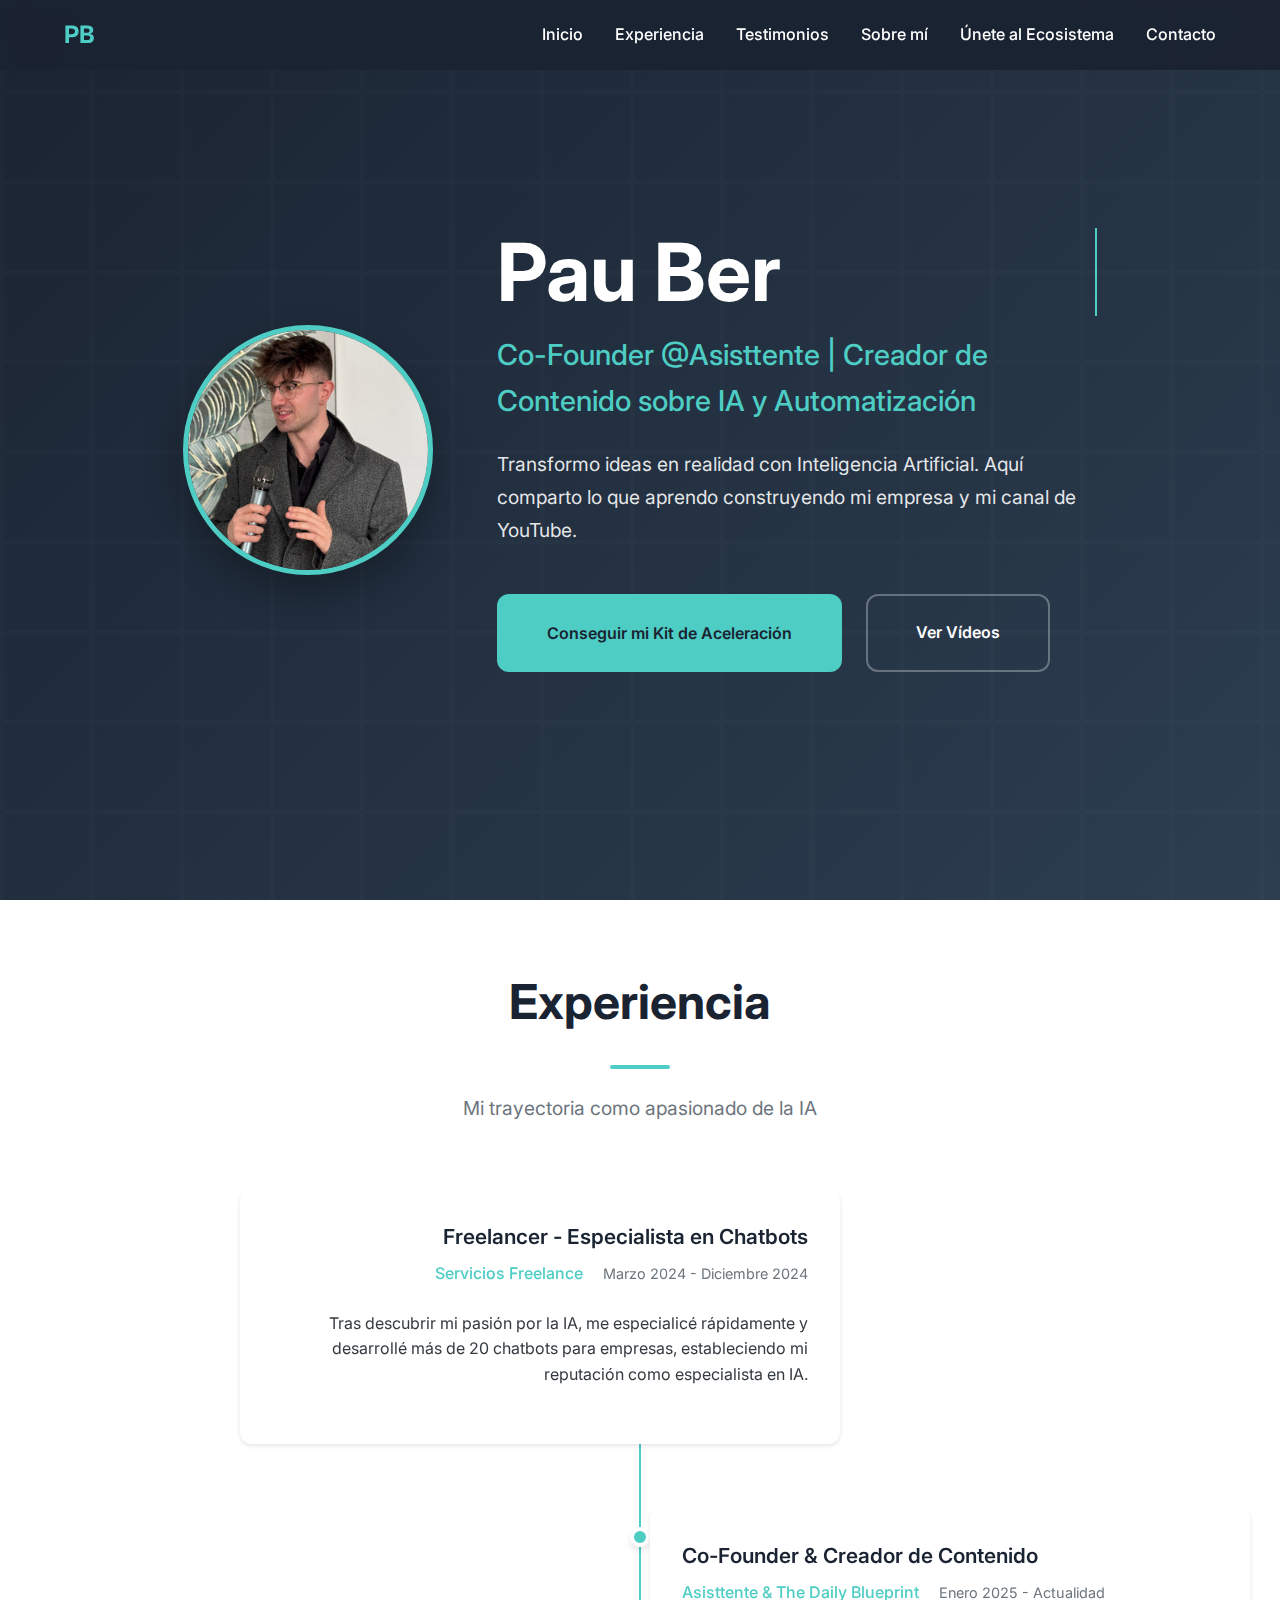
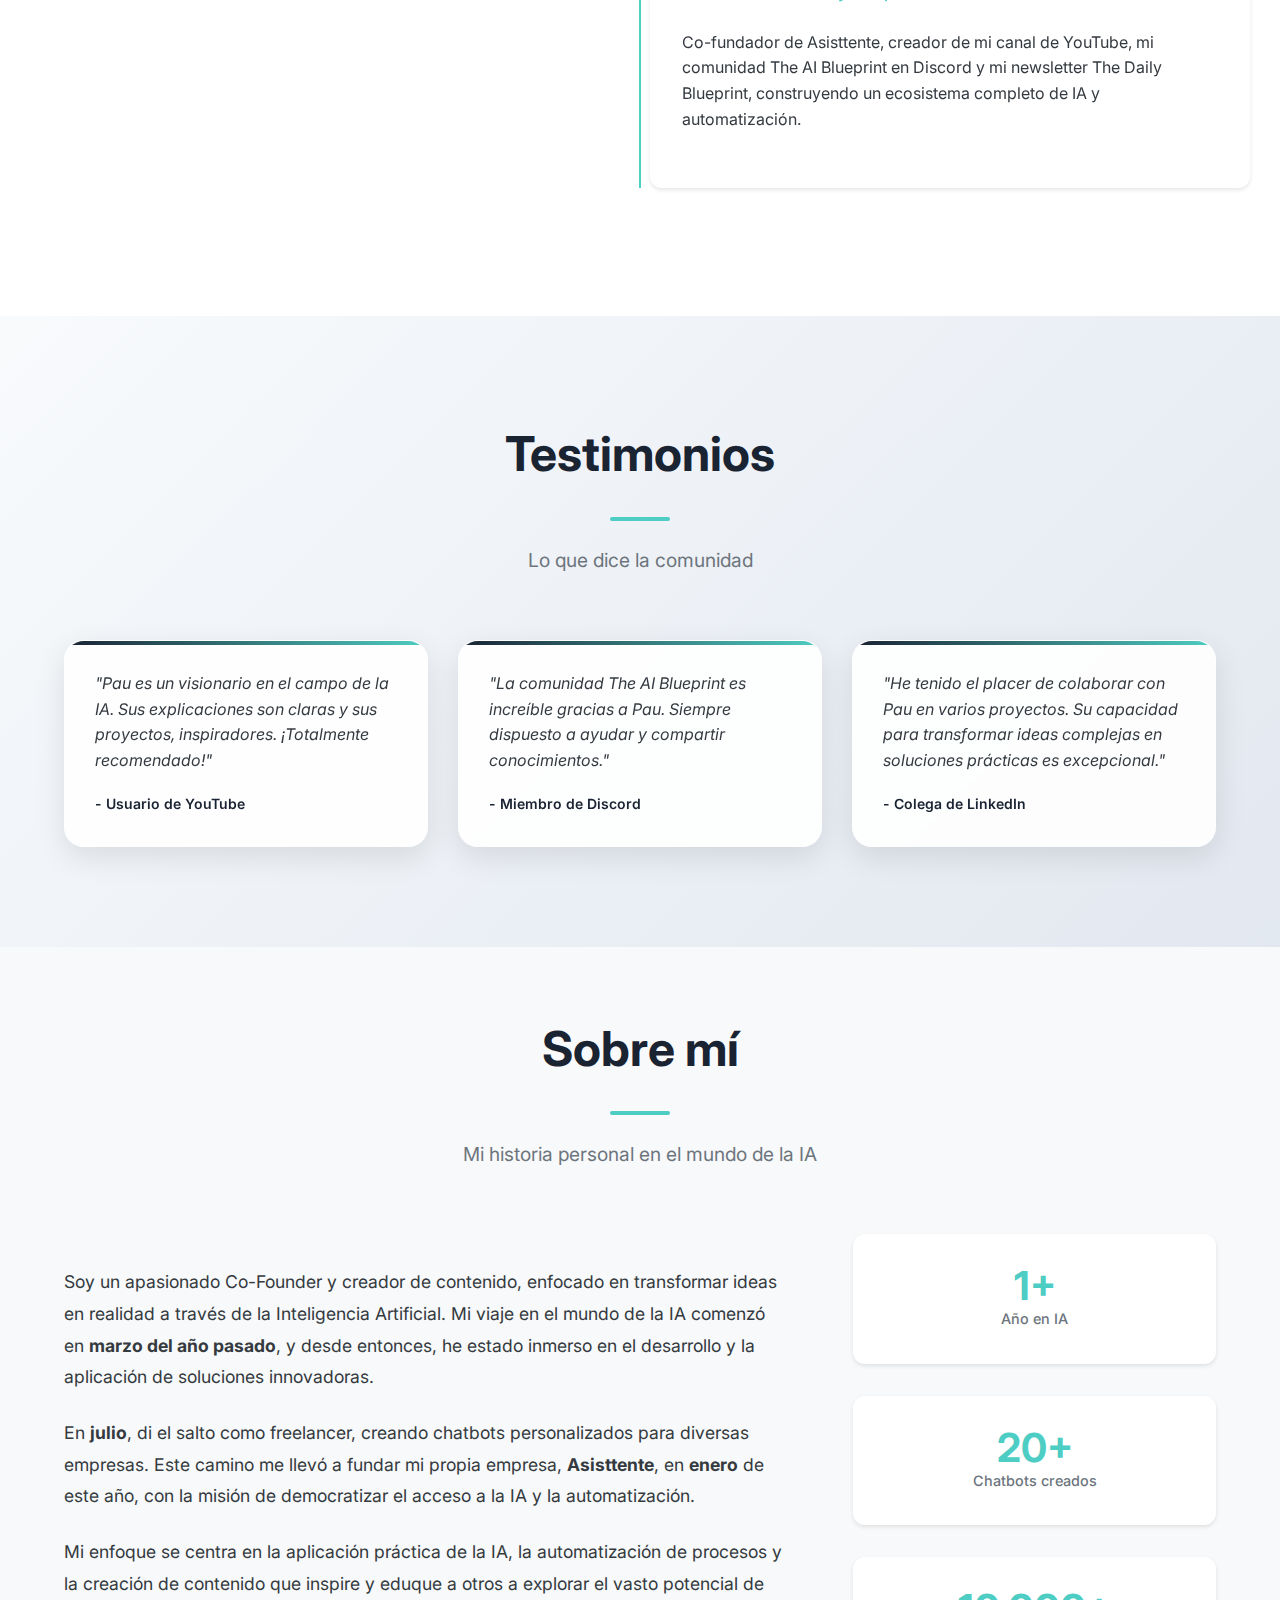
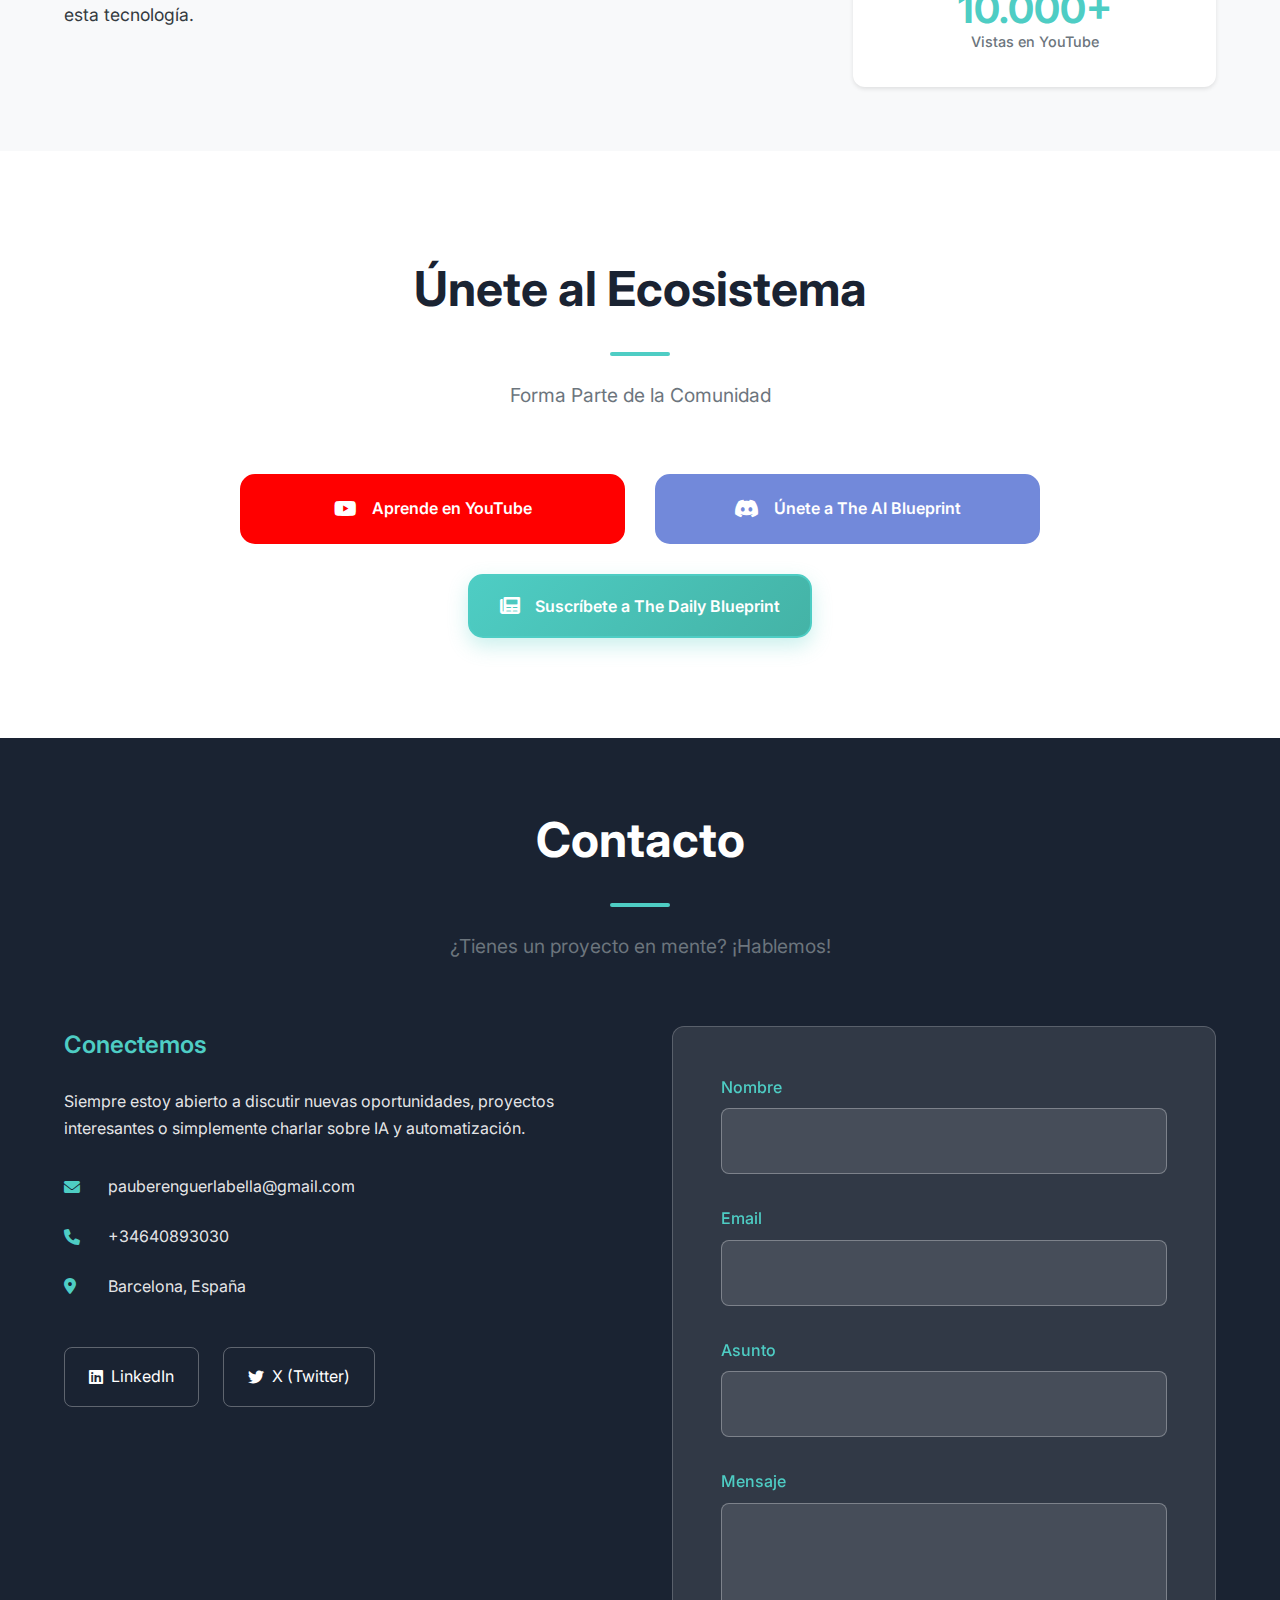
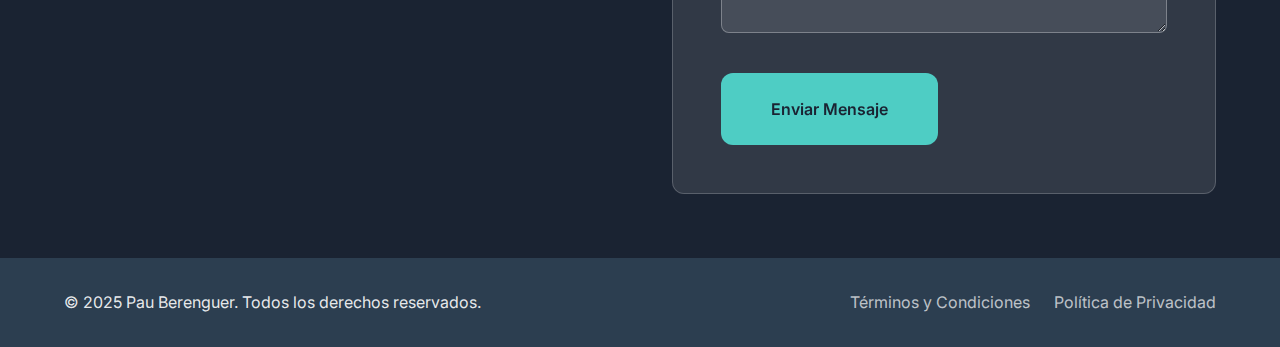
<file: index.html>
<!DOCTYPE html>
<html lang="es">
<head>
    <meta charset="UTF-8">
    <meta name="viewport" content="width=device-width, initial-scale=1.0">
    <title>Pau Berenguer - Co-Founder Asisttente | Creador de Contenido IA</title>
    <link rel="icon" href="data:image/svg+xml,<svg xmlns='http://www.w3.org/2000/svg' viewBox='0 0 100 100'><text y='.9em' font-size='90'>👨‍💻</text></svg>">
    <meta name="description" content="Transformo ideas en realidad con Inteligencia Artificial. Aquí comparto lo que aprendo construyendo mi empresa y mi canal de YouTube.">
    <link rel="stylesheet" href="styles.css?v=20250618-1547">
    <link href="https://fonts.googleapis.com/css2?family=Inter:wght@300;400;500;600;700&display=swap" rel="stylesheet">
    <link rel="stylesheet" href="https://cdnjs.cloudflare.com/ajax/libs/font-awesome/6.0.0/css/all.min.css">
    

</head>
<body>
    <!-- Navegación -->
    <nav class="navbar">
        <div class="container">
            <div class="nav-brand">
                <span>PB</span>
            </div>
            <ul class="nav-menu">
                <li><a href="#hero">Inicio</a></li>
                <li><a href="#experience">Experiencia</a></li>
                <li><a href="#testimonials">Testimonios</a></li>
                <li><a href="#about">Sobre mí</a></li>
                <li><a href="#join-ecosystem">Únete al Ecosistema</a></li>
                <li><a href="#contact">Contacto</a></li>
            </ul>
            <div class="nav-toggle">
                <span></span>
                <span></span>
                <span></span>
            </div>
        </div>
    </nav>

    <!-- Sección Héroe -->
    <section id="hero" class="hero-section">
        <div class="container">
            <div class="hero-visual">
                <img src="assets/images/pau_berenguer.jpg" alt="Pau Berenguer" class="profile-image">
            </div>
            <div class="hero-content">
                <h1 class="hero-title">Pau Berenguer</h1>
                <h2 class="hero-subtitle">Co-Founder @Asisttente | Creador de Contenido sobre IA y Automatización</h2>
                <p class="hero-description">Transformo ideas en realidad con Inteligencia Artificial. Aquí comparto lo que aprendo construyendo mi empresa y mi canal de YouTube.</p>
                <div class="hero-cta">
                    <button type="button" class="btn-primary" onclick="openNewsletterModal()">Conseguir mi Kit de Aceleración</button>
                    <a href="https://www.youtube.com/@PauBerenguerAI" target="_blank" class="btn-secondary">Ver Vídeos</a>
                </div>
            </div>
        </div>
    </section>

    <!-- Sección Experiencia -->
    <section id="experience" class="experience-section">
        <div class="container">
            <div class="section-header">
                <h2 class="section-title">Experiencia</h2>
                <div class="section-line"></div>
                <p class="section-subtitle">Mi trayectoria como apasionado de la IA</p>
            </div>
            <div class="timeline">
                <div class="timeline-item" data-experience="1">
                    <div class="timeline-marker"></div>
                    <div class="timeline-content">
                        <div class="timeline-header">
                            <h3>Freelancer - Especialista en Chatbots</h3>
                            <span class="company">Servicios Freelance</span>
                            <span class="period">Marzo 2024 - Diciembre 2024</span>
                        </div>
                        <div class="timeline-summary">
                            <p>Tras descubrir mi pasión por la IA, me especialicé rápidamente y desarrollé más de 20 chatbots para empresas, estableciendo mi reputación como especialista en IA.</p>
                        </div>
                    </div>
                </div>

                <div class="timeline-item" data-experience="2">
                    <div class="timeline-marker"></div>
                    <div class="timeline-content">
                        <div class="timeline-header">
                            <h3>Co-Founder & Creador de Contenido</h3>
                            <span class="company">Asisttente & The Daily Blueprint</span>
                            <span class="period">Enero 2025 - Actualidad</span>
                        </div>
                        <div class="timeline-summary">
                            <p>Co-fundador de Asisttente, creador de mi canal de YouTube, mi comunidad The AI Blueprint en Discord y mi newsletter The Daily Blueprint, construyendo un ecosistema completo de IA y automatización.</p>
                        </div>
                    </div>
                </div>
            </div>
        </div>
    </section>

    <!-- Sección Testimonios -->
    <section id="testimonials" class="testimonials-section">
        <div class="container">
            <div class="section-header">
                <h2 class="section-title">Testimonios</h2>
                <div class="section-line"></div>
                <p class="section-subtitle">Lo que dice la comunidad</p>
            </div>
            <div class="testimonials-grid">
                <div class="testimonial-card">
                    <p class="testimonial-text">"Pau es un visionario en el campo de la IA. Sus explicaciones son claras y sus proyectos, inspiradores. ¡Totalmente recomendado!"</p>
                    <p class="testimonial-author">- Usuario de YouTube</p>
                </div>
                <div class="testimonial-card">
                    <p class="testimonial-text">"La comunidad The AI Blueprint es increíble gracias a Pau. Siempre dispuesto a ayudar y compartir conocimientos."</p>
                    <p class="testimonial-author">- Miembro de Discord</p>
                </div>
                <div class="testimonial-card">
                    <p class="testimonial-text">"He tenido el placer de colaborar con Pau en varios proyectos. Su capacidad para transformar ideas complejas en soluciones prácticas es excepcional."</p>
                    <p class="testimonial-author">- Colega de LinkedIn</p>
                </div>
            </div>
        </div>
    </section>

    <!-- Sección Sobre mí -->
    <section id="about" class="about-section">
        <div class="container">
            <div class="section-header">
                <h2 class="section-title">Sobre mí</h2>
                <div class="section-line"></div>
                <p class="section-subtitle">Mi historia personal en el mundo de la IA</p>
            </div>
            <div class="about-content">
                <div class="about-text">
                    <p>Soy un apasionado Co-Founder y creador de contenido, enfocado en transformar ideas en realidad a través de la Inteligencia Artificial. Mi viaje en el mundo de la IA comenzó en <strong>marzo del año pasado</strong>, y desde entonces, he estado inmerso en el desarrollo y la aplicación de soluciones innovadoras.</p>
                    <p>En <strong>julio</strong>, di el salto como freelancer, creando chatbots personalizados para diversas empresas. Este camino me llevó a fundar mi propia empresa, <strong>Asisttente</strong>, en <strong>enero</strong> de este año, con la misión de democratizar el acceso a la IA y la automatización.</p>
                    <p>Mi enfoque se centra en la aplicación práctica de la IA, la automatización de procesos y la creación de contenido que inspire y eduque a otros a explorar el vasto potencial de esta tecnología.</p>
                </div>
                <div class="about-stats">
                    <div class="stat-item">
                        <span class="stat-number">1+</span>
                        <span class="stat-label">Año en IA</span>
                    </div>
                    <div class="stat-item">
                        <span class="stat-number">20+</span>
                        <span class="stat-label">Chatbots creados</span>
                    </div>
                    <div class="stat-item">
                        <span class="stat-number">10.000+</span>
                        <span class="stat-label">Vistas en YouTube</span>
                    </div>
                </div>
            </div>
        </div>
    </section>

    <!-- Sección Únete al Ecosistema -->
    <section id="join-ecosystem" class="join-ecosystem-section">
        <div class="container">
            <div class="section-header">
                <h2 class="section-title">Únete al Ecosistema</h2>
                <div class="section-line"></div>
                <p class="section-subtitle">Forma Parte de la Comunidad</p>
            </div>
            <div class="cta-buttons-grid">
                <a href="https://www.youtube.com/@PauBerenguerAI" target="_blank" class="cta-button youtube">
                    <i class="fab fa-youtube"></i>
                    <span>Aprende en YouTube</span>
                </a>
                <a href="https://discord.gg/KK3VjKTD" target="_blank" class="cta-button discord">
                    <i class="fab fa-discord"></i>
                    <span>Únete a The AI Blueprint</span>
                </a>
                <button type="button" class="cta-button newsletter newsletter-featured" onclick="openNewsletterModal()">
                    <i class="fas fa-newspaper"></i>
                    <span>Suscríbete a The Daily Blueprint</span>
                </button>
            </div>
        </div>
    </section>

    <!-- Sección Contacto -->
    <section id="contact" class="contact-section">
        <div class="container">
            <div class="section-header">
                <h2 class="section-title">Contacto</h2>
                <div class="section-line"></div>
                <p class="section-subtitle">¿Tienes un proyecto en mente? ¡Hablemos!</p>
            </div>
            <div class="contact-content">
                <div class="contact-info">
                    <h3>Conectemos</h3>
                    <p>Siempre estoy abierto a discutir nuevas oportunidades, proyectos interesantes o simplemente charlar sobre IA y automatización.</p>
                    
                    <div class="contact-methods">
                        <div class="contact-method">
                            <i class="fas fa-envelope"></i>
                            <span>pauberenguerlabella@gmail.com</span>
                        </div>
                        <div class="contact-method">
                            <i class="fas fa-phone"></i>
                            <span>+34640893030</span>
                        </div>
                        <div class="contact-method">
                            <i class="fas fa-map-marker-alt"></i>
                            <span>Barcelona, España</span>
                        </div>
                    </div>

                    <div class="social-links">
                        <a href="https://www.linkedin.com/in/pauberenguer-ai/" target="_blank" class="social-link">
                            <i class="fab fa-linkedin"></i>
                            <span>LinkedIn</span>
                        </a>
                        <a href="https://x.com/PauBerenguerAI" target="_blank" class="social-link">
                            <i class="fab fa-twitter"></i>
                            <span>X (Twitter)</span>
                        </a>
                    </div>
                </div>

                <form class="contact-form" id="contactForm">
                    <div class="form-group">
                        <label for="name">Nombre</label>
                        <input type="text" id="name" name="name" required>
                    </div>
                    
                    <div class="form-group">
                        <label for="email">Email</label>
                        <input type="email" id="email" name="email" required>
                    </div>
                    
                    <div class="form-group">
                        <label for="subject">Asunto</label>
                        <input type="text" id="subject" name="subject" required>
                    </div>
                    
                    <div class="form-group">
                        <label for="message">Mensaje</label>
                        <textarea id="message" name="message" rows="5" required></textarea>
                    </div>
                    
                    <button type="submit" class="btn-primary">Enviar Mensaje</button>
                </form>
            </div>
        </div>
    </section>

    <footer class="footer">
        <div class="container">
            <div class="footer-content">
                <p>&copy; 2025 Pau Berenguer. Todos los derechos reservados.</p>
                <div class="footer-links">
                    <a href="terminos-y-condiciones/">Términos y Condiciones</a>
                    <a href="politica-de-privacidad/">Política de Privacidad</a>
                </div>
            </div>
        </div>
        </footer>

    <!-- Modal Newsletter -->
    <div id="newsletterModal" class="newsletter-modal">
        <div class="newsletter-modal-content">
            <button class="newsletter-modal-close" onclick="closeNewsletterModal()">&times;</button>
            <div class="newsletter-content">
                <div class="newsletter-header">
                    <h2>🚀 Kit de Aceleración IA</h2>
                    <p>Únete a <strong>The Daily Blueprint</strong> y recibe mi kit de aceleración IA completamente gratis.</p>
                </div>
                <iframe src="https://subscribe-forms.beehiiv.com/fd3d291b-06cf-4a7f-b3cd-015d14d54d81" 
                        class="beehiiv-embed" 
                        data-test-id="beehiiv-embed" 
                        frameborder="0" 
                        scrolling="no" 
                        style="width: 100% !important; height: 370px !important; margin: 0; border-radius: 8px !important; background-color: transparent; box-shadow: none;">
                </iframe>
            </div>
        </div>
    </div>

    <!-- Script de Beehiiv (necesario para el iframe) -->
    <script async src="https://subscribe-forms.beehiiv.com/embed.js"></script>
    <script src="script.js?v=20250618-1547"></script>
</body>
</html>
</file>
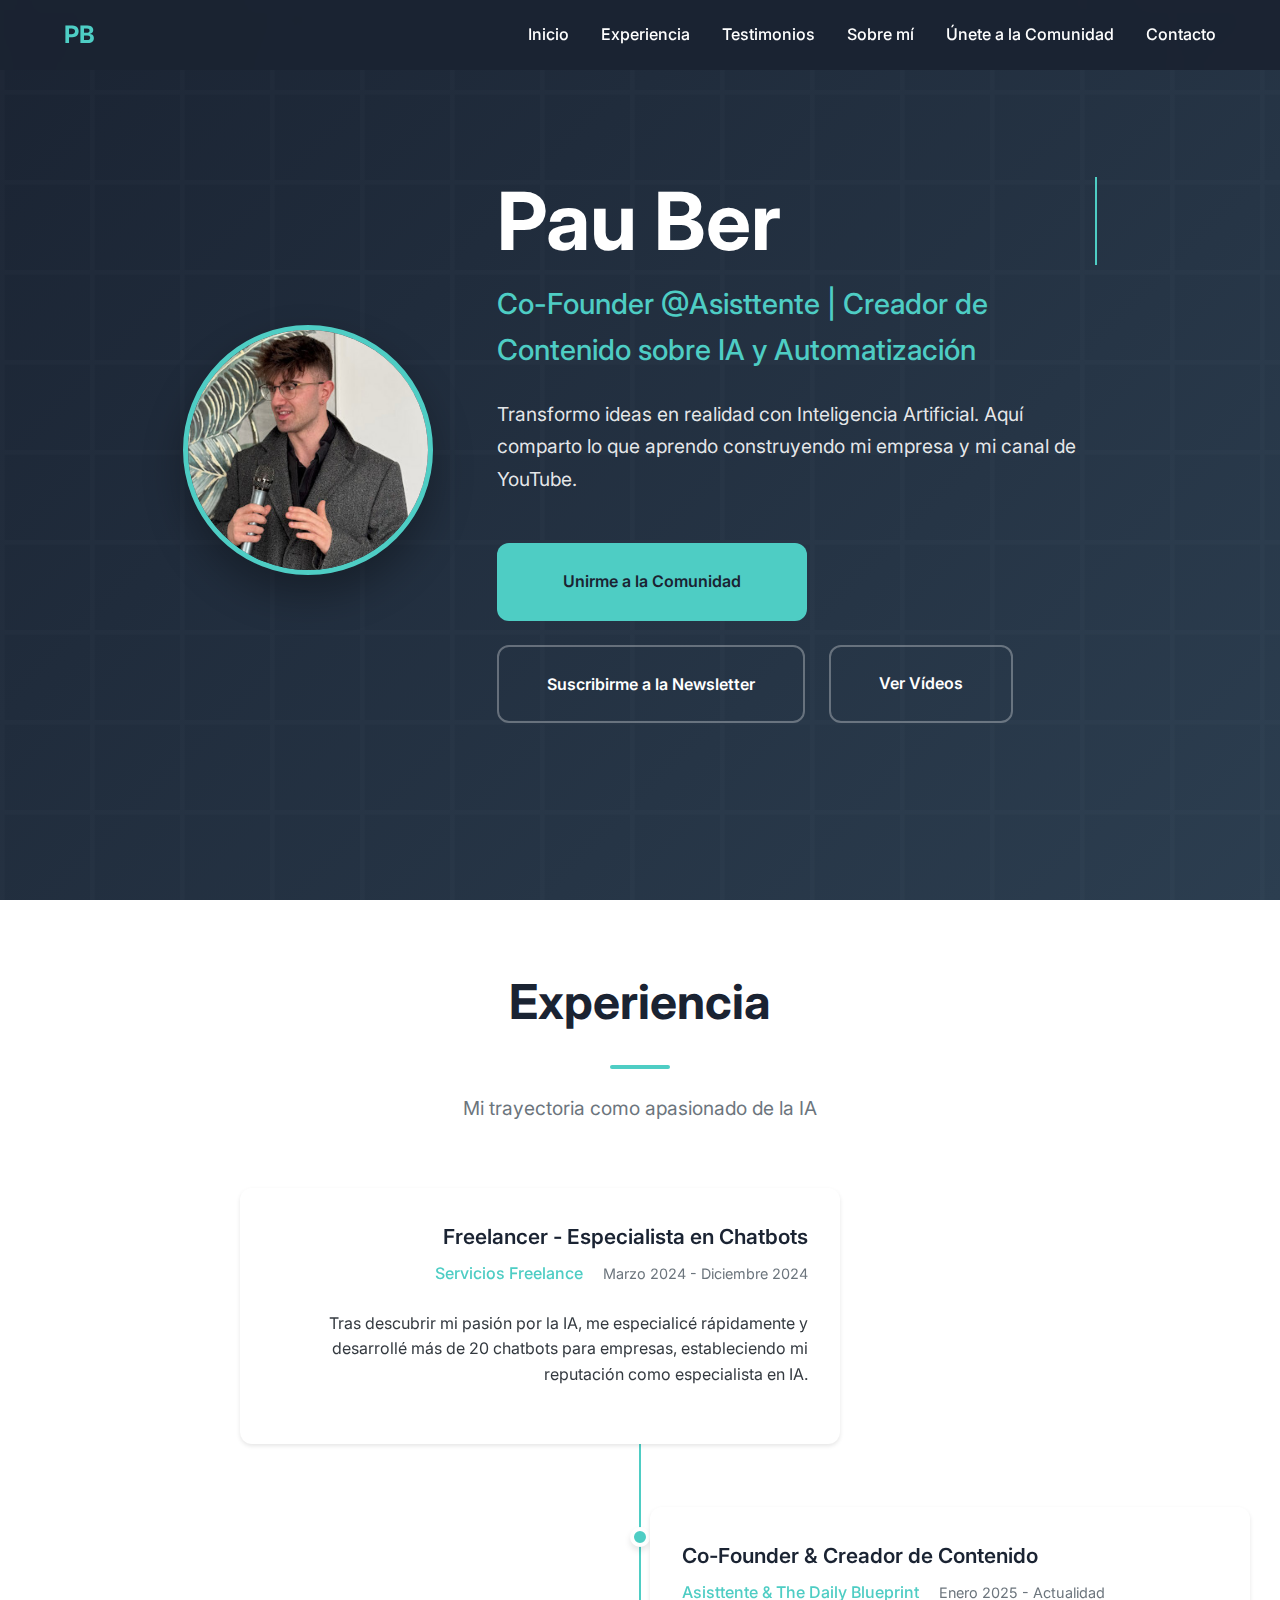
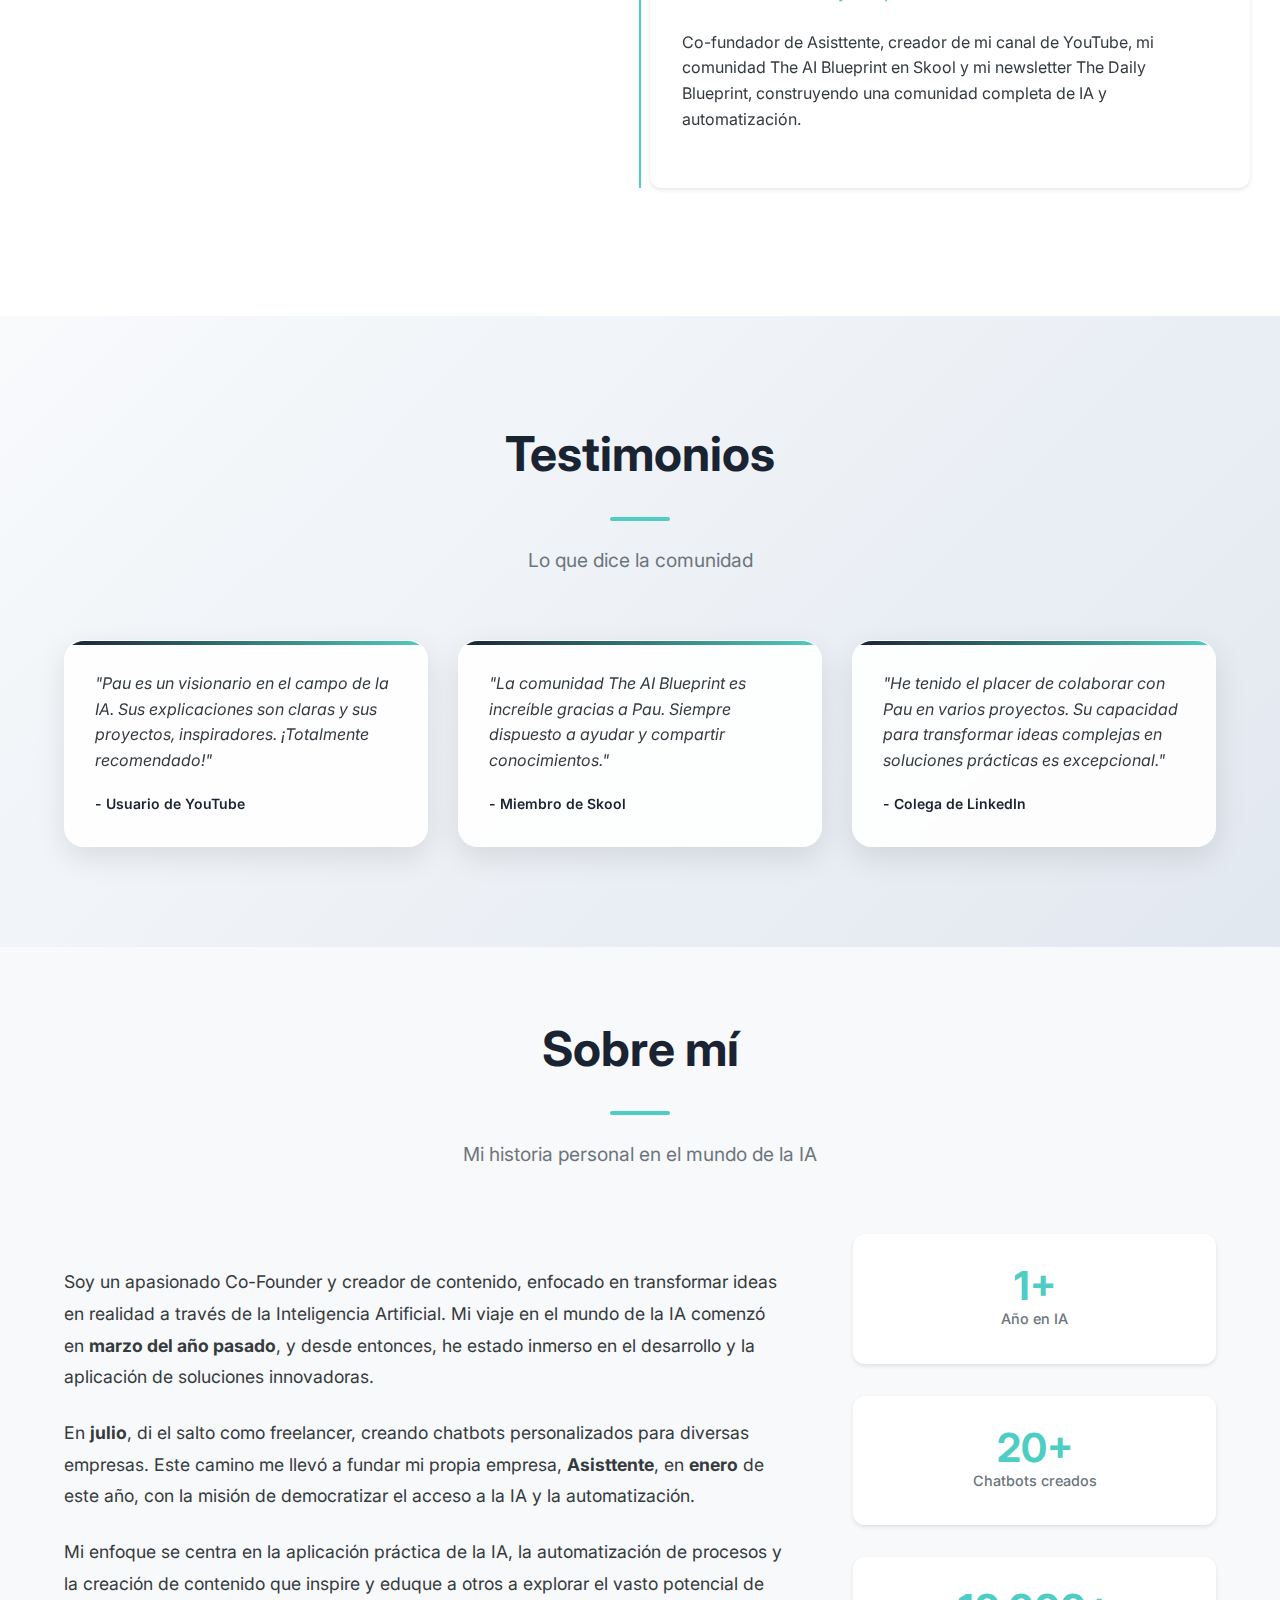
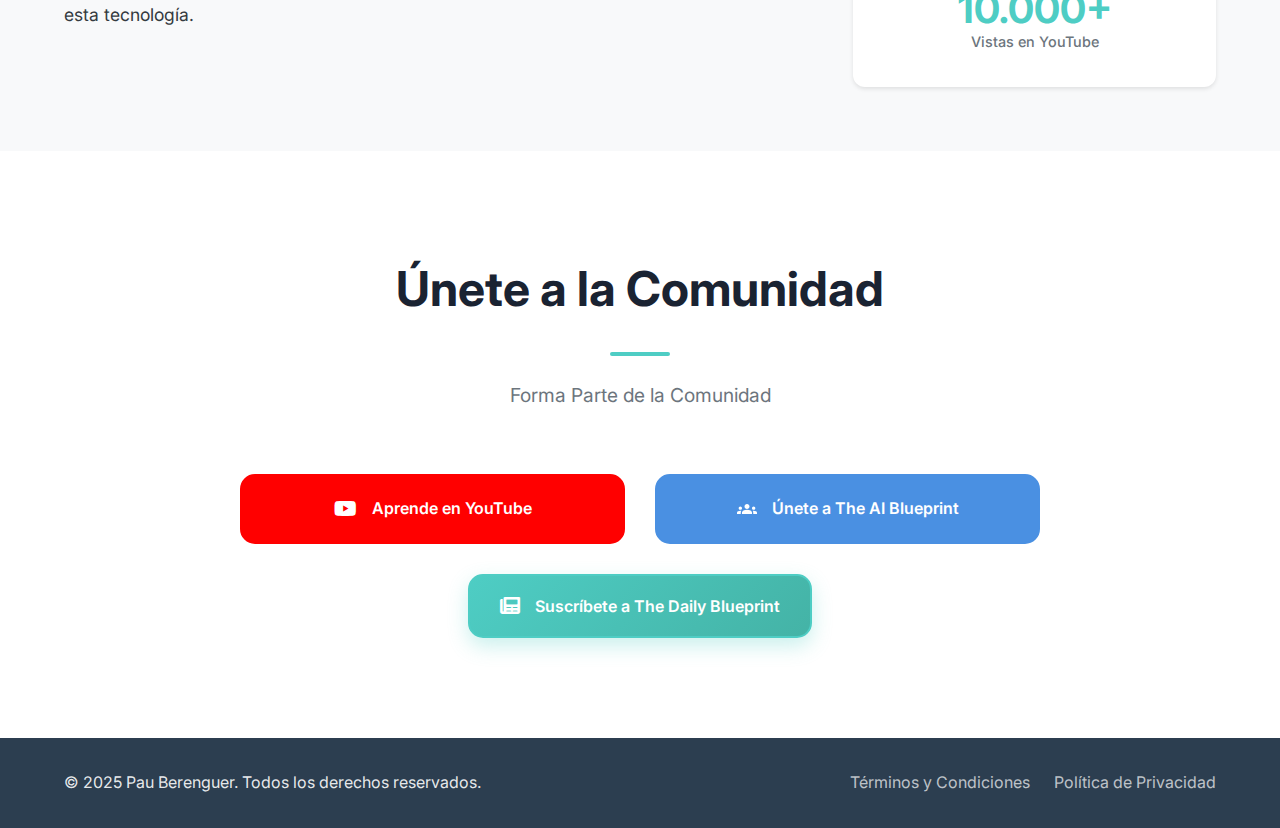
<file: deploy/index.html>
<!DOCTYPE html>
<html lang="es">
<head>
    <meta charset="UTF-8">
    <meta name="viewport" content="width=device-width, initial-scale=1.0">
    <title>Pau Berenguer - Co-Founder Asisttente | Creador de Contenido IA</title>
    <link rel="icon" href="assets/favicon.jpg" type="image/jpeg">
    <meta name="description" content="Transformo ideas en realidad con Inteligencia Artificial. Aquí comparto lo que aprendo construyendo mi empresa y mi canal de YouTube.">
    <link rel="stylesheet" href="styles.css?v=20250618-1547">
    <link href="https://fonts.googleapis.com/css2?family=Inter:wght@300;400;500;600;700&display=swap" rel="stylesheet">
    <link rel="stylesheet" href="https://cdnjs.cloudflare.com/ajax/libs/font-awesome/6.0.0/css/all.min.css">
    

</head>
<body>
    <!-- Navegación -->
    <nav class="navbar">
        <div class="container">
            <div class="nav-brand">
                <span>PB</span>
            </div>
            <ul class="nav-menu">
                <li><a href="#hero">Inicio</a></li>
                <li><a href="#experience">Experiencia</a></li>
                <li><a href="#testimonials">Testimonios</a></li>
                <li><a href="#about">Sobre mí</a></li>
                <li><a href="#join-ecosystem">Únete a la Comunidad</a></li>
                <li><a href="#contact">Contacto</a></li>
            </ul>
            <div class="nav-toggle">
                <span></span>
                <span></span>
                <span></span>
            </div>
        </div>
    </nav>

    <!-- Sección Héroe -->
    <section id="hero" class="hero-section">
        <div class="container">
            <div class="hero-visual">
                <img src="assets/pau_berenguer.jpg" alt="Pau Berenguer" class="profile-image">
            </div>
            <div class="hero-content">
                <h1 class="hero-title">Pau Berenguer</h1>
                <h2 class="hero-subtitle">Co-Founder @Asisttente | Creador de Contenido sobre IA y Automatización</h2>
                <p class="hero-description">Transformo ideas en realidad con Inteligencia Artificial. Aquí comparto lo que aprendo construyendo mi empresa y mi canal de YouTube.</p>
                <div class="hero-cta">
                    <a href="https://www.skool.com/the-ai-blueprint-8142" target="_blank" class="btn-primary btn-community-wide">Unirme a la Comunidad</a>
                    <button type="button" class="btn-secondary" onclick="openNewsletterModal()">Suscribirme a la Newsletter</button>
                    <a href="https://www.youtube.com/@PauBerenguerAI" target="_blank" class="btn-secondary">Ver Vídeos</a>
                </div>
            </div>
        </div>
    </section>

    <!-- Sección Experiencia -->
    <section id="experience" class="experience-section">
        <div class="container">
            <div class="section-header">
                <h2 class="section-title">Experiencia</h2>
                <div class="section-line"></div>
                <p class="section-subtitle">Mi trayectoria como apasionado de la IA</p>
            </div>
            <div class="timeline">
                <div class="timeline-item" data-experience="1">
                    <div class="timeline-marker"></div>
                    <div class="timeline-content">
                        <div class="timeline-header">
                            <h3>Freelancer - Especialista en Chatbots</h3>
                            <span class="company">Servicios Freelance</span>
                            <span class="period">Marzo 2024 - Diciembre 2024</span>
                        </div>
                        <div class="timeline-summary">
                            <p>Tras descubrir mi pasión por la IA, me especialicé rápidamente y desarrollé más de 20 chatbots para empresas, estableciendo mi reputación como especialista en IA.</p>
                        </div>
                    </div>
                </div>

                <div class="timeline-item" data-experience="2">
                    <div class="timeline-marker"></div>
                    <div class="timeline-content">
                        <div class="timeline-header">
                            <h3>Co-Founder & Creador de Contenido</h3>
                            <span class="company">Asisttente & The Daily Blueprint</span>
                            <span class="period">Enero 2025 - Actualidad</span>
                        </div>
                        <div class="timeline-summary">
                            <p>Co-fundador de Asisttente, creador de mi canal de YouTube, mi comunidad The AI Blueprint en Skool y mi newsletter The Daily Blueprint, construyendo una comunidad completa de IA y automatización.</p>
                        </div>
                    </div>
                </div>
            </div>
        </div>
    </section>

    <!-- Sección Testimonios -->
    <section id="testimonials" class="testimonials-section">
        <div class="container">
            <div class="section-header">
                <h2 class="section-title">Testimonios</h2>
                <div class="section-line"></div>
                <p class="section-subtitle">Lo que dice la comunidad</p>
            </div>
            <div class="testimonials-grid">
                <div class="testimonial-card">
                    <p class="testimonial-text">"Pau es un visionario en el campo de la IA. Sus explicaciones son claras y sus proyectos, inspiradores. ¡Totalmente recomendado!"</p>
                    <p class="testimonial-author">- Usuario de YouTube</p>
                </div>
                <div class="testimonial-card">
                    <p class="testimonial-text">"La comunidad The AI Blueprint es increíble gracias a Pau. Siempre dispuesto a ayudar y compartir conocimientos."</p>
                    <p class="testimonial-author">- Miembro de Skool</p>
                </div>
                <div class="testimonial-card">
                    <p class="testimonial-text">"He tenido el placer de colaborar con Pau en varios proyectos. Su capacidad para transformar ideas complejas en soluciones prácticas es excepcional."</p>
                    <p class="testimonial-author">- Colega de LinkedIn</p>
                </div>
            </div>
        </div>
    </section>

    <!-- Sección Sobre mí -->
    <section id="about" class="about-section">
        <div class="container">
            <div class="section-header">
                <h2 class="section-title">Sobre mí</h2>
                <div class="section-line"></div>
                <p class="section-subtitle">Mi historia personal en el mundo de la IA</p>
            </div>
            <div class="about-content">
                <div class="about-text">
                    <p>Soy un apasionado Co-Founder y creador de contenido, enfocado en transformar ideas en realidad a través de la Inteligencia Artificial. Mi viaje en el mundo de la IA comenzó en <strong>marzo del año pasado</strong>, y desde entonces, he estado inmerso en el desarrollo y la aplicación de soluciones innovadoras.</p>
                    <p>En <strong>julio</strong>, di el salto como freelancer, creando chatbots personalizados para diversas empresas. Este camino me llevó a fundar mi propia empresa, <strong>Asisttente</strong>, en <strong>enero</strong> de este año, con la misión de democratizar el acceso a la IA y la automatización.</p>
                    <p>Mi enfoque se centra en la aplicación práctica de la IA, la automatización de procesos y la creación de contenido que inspire y eduque a otros a explorar el vasto potencial de esta tecnología.</p>
                </div>
                <div class="about-stats">
                    <div class="stat-item">
                        <span class="stat-number">1+</span>
                        <span class="stat-label">Año en IA</span>
                    </div>
                    <div class="stat-item">
                        <span class="stat-number">20+</span>
                        <span class="stat-label">Chatbots creados</span>
                    </div>
                    <div class="stat-item">
                        <span class="stat-number">10.000+</span>
                        <span class="stat-label">Vistas en YouTube</span>
                    </div>
                </div>
            </div>
        </div>
    </section>

    <!-- Sección Únete a la Comunidad -->
    <section id="join-ecosystem" class="join-ecosystem-section">
        <div class="container">
            <div class="section-header">
                <h2 class="section-title">Únete a la Comunidad</h2>
                <div class="section-line"></div>
                <p class="section-subtitle">Forma Parte de la Comunidad</p>
            </div>
            <div class="cta-buttons-grid">
                <a href="https://www.youtube.com/@PauBerenguerAI" target="_blank" class="cta-button youtube">
                    <i class="fab fa-youtube"></i>
                    <span>Aprende en YouTube</span>
                </a>
                            <a href="https://www.skool.com/the-ai-blueprint-8142" target="_blank" class="cta-button skool">
                <svg class="skool-logo" width="24" height="24" viewBox="0 0 24 24" fill="none" xmlns="http://www.w3.org/2000/svg">
                    <path d="M12 12.75c1.63 0 3.07.39 4.24.9 1.08.47 1.76 1.56 1.76 2.73V18H6v-1.61c0-1.18.68-2.26 1.76-2.73C8.93 13.14 10.37 12.75 12 12.75zM4 13c1.1 0 2-.9 2-2s-.9-2-2-2-2 .9-2 2 .9 2 2 2zm1.13 1.1c-.37-.06-.74-.1-1.13-.1-.99 0-1.93.21-2.78.58C.48 14.9 0 15.62 0 16.43V18h4.5v-1.61c0-.83.23-1.61.63-2.29zM20 13c1.1 0 2-.9 2-2s-.9-2-2-2-2 .9-2 2 .9 2 2 2zm2.78 1.58c-.85-.37-1.79-.58-2.78-.58-.39 0-.76.04-1.13.1.4.68.63 1.46.63 2.29V18H24v-1.57c0-.81-.48-1.53-1.22-1.85zM12 6c1.66 0 3 1.34 3 3s-1.34 3-3 3-3-1.34-3-3 1.34-3 3-3z" fill="currentColor"/>
                </svg>
                    <span>Únete a The AI Blueprint</span>
                </a>
                <button type="button" class="cta-button newsletter newsletter-featured" onclick="openNewsletterModal()">
                    <i class="fas fa-newspaper"></i>
                    <span>Suscríbete a The Daily Blueprint</span>
                </button>
            </div>
        </div>
    </section>

    <footer class="footer">
        <div class="container">
            <div class="footer-content">
                <p>&copy; 2025 Pau Berenguer. Todos los derechos reservados.</p>
                <div class="footer-links">
                    <a href="terminos-y-condiciones/">Términos y Condiciones</a>
                    <a href="politica-de-privacidad/">Política de Privacidad</a>
                </div>
            </div>
        </div>
        </footer>

    <script src="script.js?v=20250618-1547"></script>
</body>
</html>
</file>
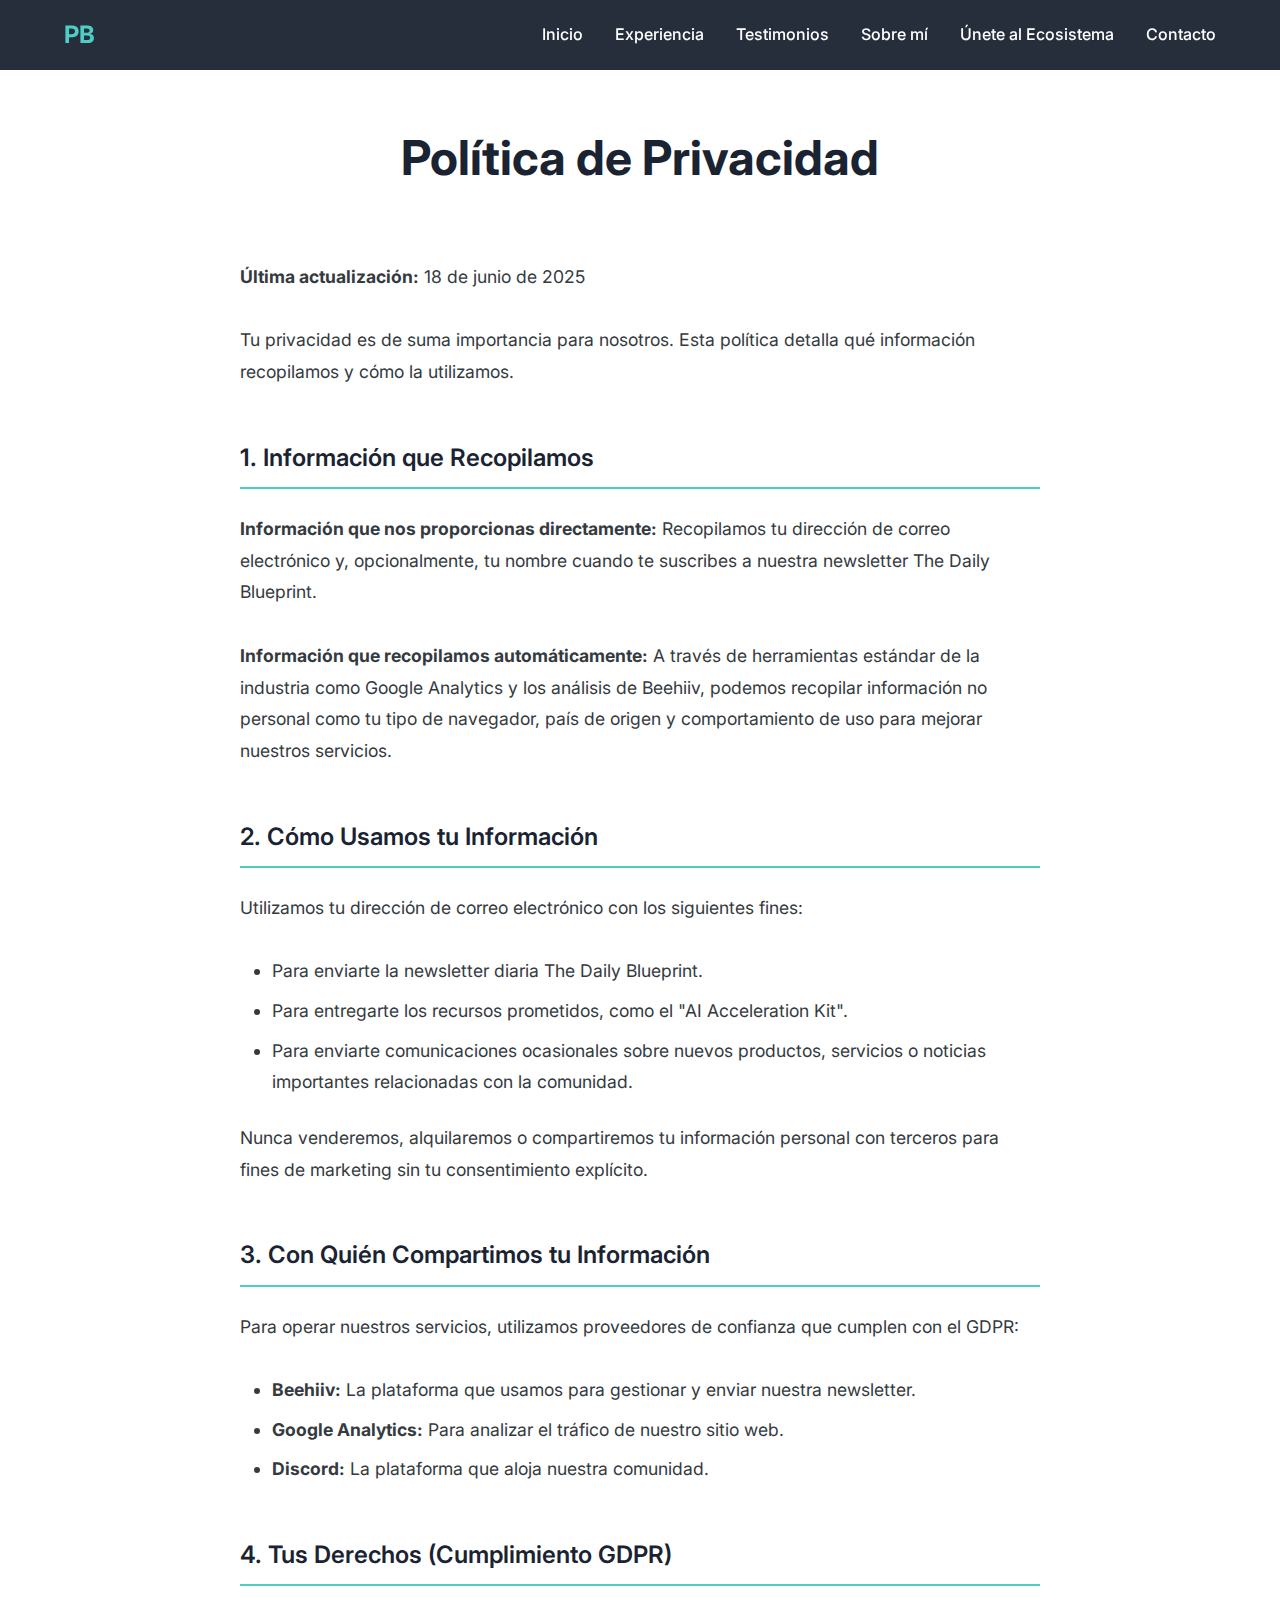
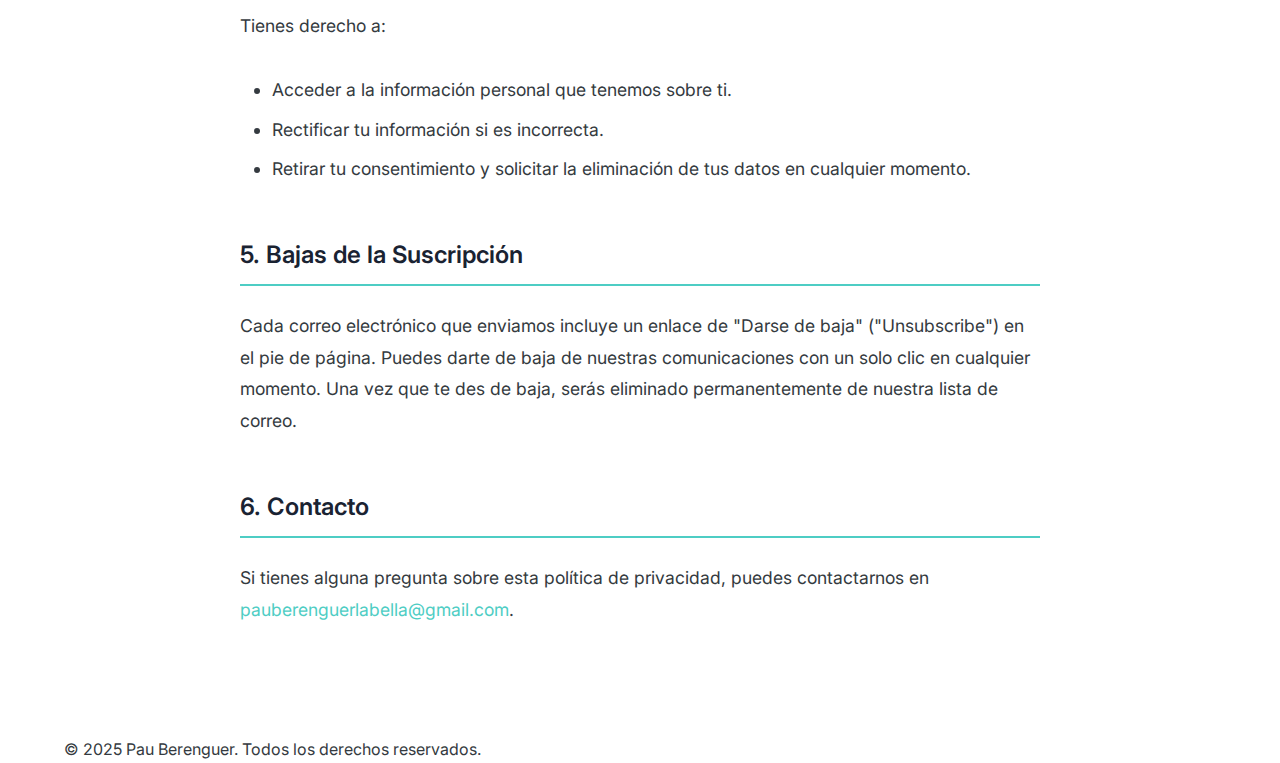
<file: politica-de-privacidad/index.html>
<!DOCTYPE html>
<html lang="es">
<head>
    <meta charset="UTF-8">
    <meta name="viewport" content="width=device-width, initial-scale=1.0">
    <title>Política de Privacidad - Pau Berenguer</title>
    <link rel="stylesheet" href="../styles.css?v=20250618-1547">
    <link rel="preconnect" href="https://fonts.googleapis.com">
    <link rel="preconnect" href="https://fonts.gstatic.com" crossorigin>
    <link href="https://fonts.googleapis.com/css2?family=Inter:wght@300;400;500;600;700&display=swap" rel="stylesheet">
    <link rel="stylesheet" href="https://cdnjs.cloudflare.com/ajax/libs/font-awesome/6.4.0/css/all.min.css">
</head>
<body>
    <!-- Navbar -->
    <nav class="navbar">
        <div class="container">
            <div class="nav-brand">
                <a href="../index.html">PB</a>
            </div>
            <div class="nav-menu">
                <li><a href="../index.html#hero">Inicio</a></li>
                <li><a href="../index.html#experience">Experiencia</a></li>
                <li><a href="../index.html#testimonials">Testimonios</a></li>
                <li><a href="../index.html#about">Sobre mí</a></li>
                <li><a href="../index.html#join-ecosystem">Únete al Ecosistema</a></li>
                <li><a href="../index.html#contact">Contacto</a></li>
            </div>
            <div class="nav-toggle">
                <span></span>
                <span></span>
                <span></span>
            </div>
        </div>
    </nav>

    <!-- Contenido Principal -->
    <section class="page-content">
        <div class="container">
            <div class="page-header">
                <h1>Política de Privacidad</h1>
            </div>
            <div class="page-body">
                <p><strong>Última actualización:</strong> 18 de junio de 2025</p>
                <p>Tu privacidad es de suma importancia para nosotros. Esta política detalla qué información recopilamos y cómo la utilizamos.</p>
                
                <h2>1. Información que Recopilamos</h2>
                <p><strong>Información que nos proporcionas directamente:</strong> Recopilamos tu dirección de correo electrónico y, opcionalmente, tu nombre cuando te suscribes a nuestra newsletter The Daily Blueprint.</p>
                <p><strong>Información que recopilamos automáticamente:</strong> A través de herramientas estándar de la industria como Google Analytics y los análisis de Beehiiv, podemos recopilar información no personal como tu tipo de navegador, país de origen y comportamiento de uso para mejorar nuestros servicios.</p>
                
                <h2>2. Cómo Usamos tu Información</h2>
                <p>Utilizamos tu dirección de correo electrónico con los siguientes fines:</p>
                <ul>
                    <li>Para enviarte la newsletter diaria The Daily Blueprint.</li>
                    <li>Para entregarte los recursos prometidos, como el "AI Acceleration Kit".</li>
                    <li>Para enviarte comunicaciones ocasionales sobre nuevos productos, servicios o noticias importantes relacionadas con la comunidad.</li>
                </ul>
                <p>Nunca venderemos, alquilaremos o compartiremos tu información personal con terceros para fines de marketing sin tu consentimiento explícito.</p>
                
                <h2>3. Con Quién Compartimos tu Información</h2>
                <p>Para operar nuestros servicios, utilizamos proveedores de confianza que cumplen con el GDPR:</p>
                <ul>
                    <li><strong>Beehiiv:</strong> La plataforma que usamos para gestionar y enviar nuestra newsletter.</li>
                    <li><strong>Google Analytics:</strong> Para analizar el tráfico de nuestro sitio web.</li>
                    <li><strong>Discord:</strong> La plataforma que aloja nuestra comunidad.</li>
                </ul>
                
                <h2>4. Tus Derechos (Cumplimiento GDPR)</h2>
                <p>Tienes derecho a:</p>
                <ul>
                    <li>Acceder a la información personal que tenemos sobre ti.</li>
                    <li>Rectificar tu información si es incorrecta.</li>
                    <li>Retirar tu consentimiento y solicitar la eliminación de tus datos en cualquier momento.</li>
                </ul>
                
                <h2>5. Bajas de la Suscripción</h2>
                <p>Cada correo electrónico que enviamos incluye un enlace de "Darse de baja" ("Unsubscribe") en el pie de página. Puedes darte de baja de nuestras comunicaciones con un solo clic en cualquier momento. Una vez que te des de baja, serás eliminado permanentemente de nuestra lista de correo.</p>
                
                <h2>6. Contacto</h2>
                <p>Si tienes alguna pregunta sobre esta política de privacidad, puedes contactarnos en <a href="mailto:pauberenguerlabella@gmail.com">pauberenguerlabella@gmail.com</a>.</p>
            </div>
        </div>
    </section>

    <!-- Footer -->
    <footer>
        <div class="container">
            <p>&copy; 2025 Pau Berenguer. Todos los derechos reservados.</p>
        </div>
    </footer>

    <script src="../script.js?v=20250618-1547"></script>
</body>
</html>
</file>
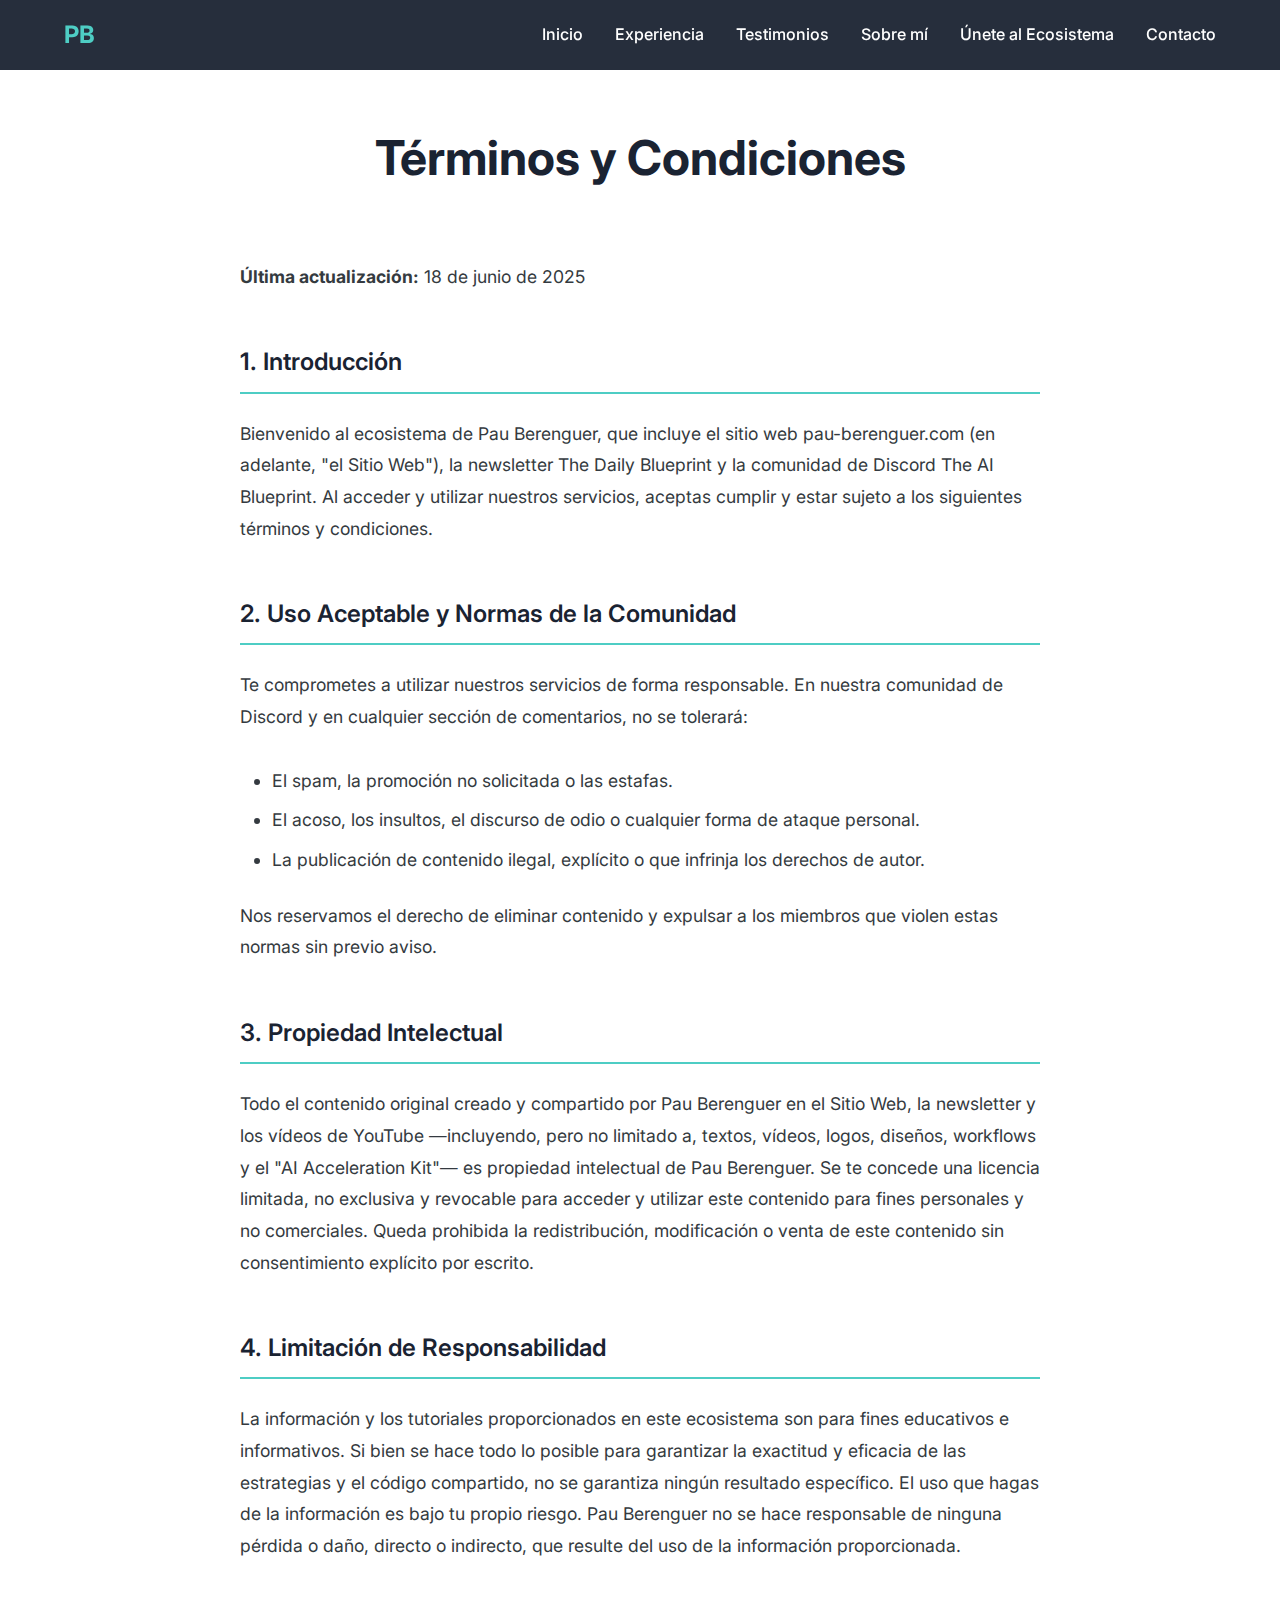
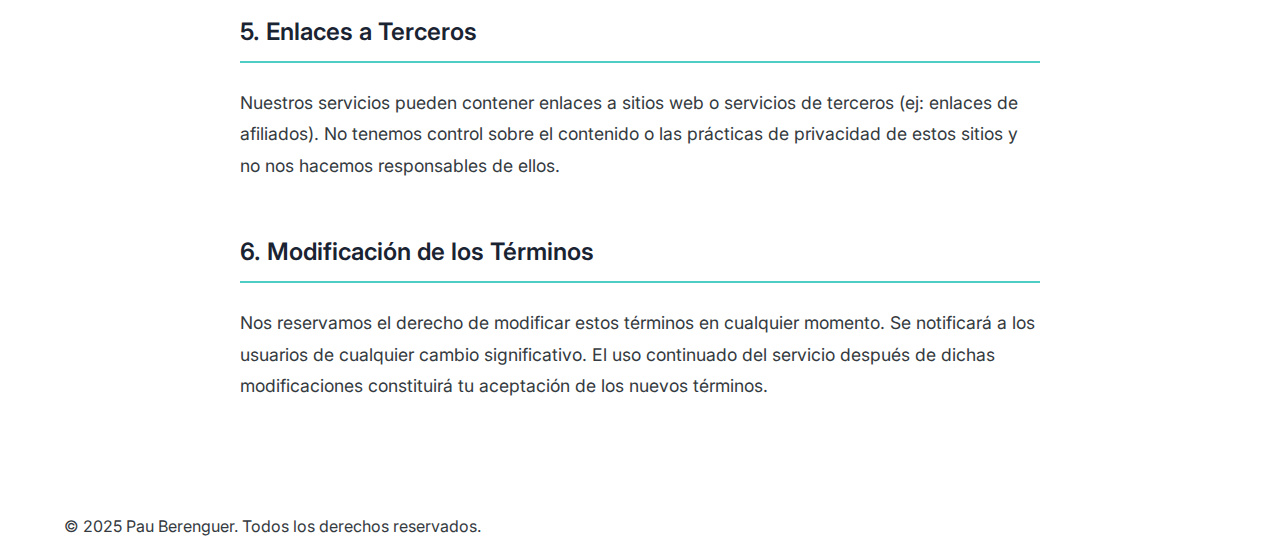
<file: terminos-y-condiciones/index.html>
<!DOCTYPE html>
<html lang="es">
<head>
    <meta charset="UTF-8">
    <meta name="viewport" content="width=device-width, initial-scale=1.0">
    <title>Términos y Condiciones - Pau Berenguer</title>
    <link rel="stylesheet" href="../styles.css?v=20250618-1547">
    <link rel="preconnect" href="https://fonts.googleapis.com">
    <link rel="preconnect" href="https://fonts.gstatic.com" crossorigin>
    <link href="https://fonts.googleapis.com/css2?family=Inter:wght@300;400;500;600;700&display=swap" rel="stylesheet">
    <link rel="stylesheet" href="https://cdnjs.cloudflare.com/ajax/libs/font-awesome/6.4.0/css/all.min.css">
</head>
<body>
    <!-- Navbar -->
    <nav class="navbar">
        <div class="container">
            <div class="nav-brand">
                <a href="../index.html">PB</a>
            </div>
            <div class="nav-menu">
                <li><a href="../index.html#hero">Inicio</a></li>
                <li><a href="../index.html#experience">Experiencia</a></li>
                <li><a href="../index.html#testimonials">Testimonios</a></li>
                <li><a href="../index.html#about">Sobre mí</a></li>
                <li><a href="../index.html#join-ecosystem">Únete al Ecosistema</a></li>
                <li><a href="../index.html#contact">Contacto</a></li>
            </div>
            <div class="nav-toggle">
                <span></span>
                <span></span>
                <span></span>
            </div>
        </div>
    </nav>

    <!-- Contenido Principal -->
    <section class="page-content">
        <div class="container">
            <div class="page-header">
                <h1>Términos y Condiciones</h1>
            </div>
            <div class="page-body">
                <p><strong>Última actualización:</strong> 18 de junio de 2025</p>
                
                <h2>1. Introducción</h2>
                <p>Bienvenido al ecosistema de Pau Berenguer, que incluye el sitio web pau-berenguer.com (en adelante, "el Sitio Web"), la newsletter The Daily Blueprint y la comunidad de Discord The AI Blueprint. Al acceder y utilizar nuestros servicios, aceptas cumplir y estar sujeto a los siguientes términos y condiciones.</p>
                
                <h2>2. Uso Aceptable y Normas de la Comunidad</h2>
                <p>Te comprometes a utilizar nuestros servicios de forma responsable. En nuestra comunidad de Discord y en cualquier sección de comentarios, no se tolerará:</p>
                <ul>
                    <li>El spam, la promoción no solicitada o las estafas.</li>
                    <li>El acoso, los insultos, el discurso de odio o cualquier forma de ataque personal.</li>
                    <li>La publicación de contenido ilegal, explícito o que infrinja los derechos de autor.</li>
                </ul>
                <p>Nos reservamos el derecho de eliminar contenido y expulsar a los miembros que violen estas normas sin previo aviso.</p>
                
                <h2>3. Propiedad Intelectual</h2>
                <p>Todo el contenido original creado y compartido por Pau Berenguer en el Sitio Web, la newsletter y los vídeos de YouTube —incluyendo, pero no limitado a, textos, vídeos, logos, diseños, workflows y el "AI Acceleration Kit"— es propiedad intelectual de Pau Berenguer. Se te concede una licencia limitada, no exclusiva y revocable para acceder y utilizar este contenido para fines personales y no comerciales. Queda prohibida la redistribución, modificación o venta de este contenido sin consentimiento explícito por escrito.</p>
                
                <h2>4. Limitación de Responsabilidad</h2>
                <p>La información y los tutoriales proporcionados en este ecosistema son para fines educativos e informativos. Si bien se hace todo lo posible para garantizar la exactitud y eficacia de las estrategias y el código compartido, no se garantiza ningún resultado específico. El uso que hagas de la información es bajo tu propio riesgo. Pau Berenguer no se hace responsable de ninguna pérdida o daño, directo o indirecto, que resulte del uso de la información proporcionada.</p>
                
                <h2>5. Enlaces a Terceros</h2>
                <p>Nuestros servicios pueden contener enlaces a sitios web o servicios de terceros (ej: enlaces de afiliados). No tenemos control sobre el contenido o las prácticas de privacidad de estos sitios y no nos hacemos responsables de ellos.</p>
                
                <h2>6. Modificación de los Términos</h2>
                <p>Nos reservamos el derecho de modificar estos términos en cualquier momento. Se notificará a los usuarios de cualquier cambio significativo. El uso continuado del servicio después de dichas modificaciones constituirá tu aceptación de los nuevos términos.</p>
            </div>
        </div>
    </section>

    <!-- Footer -->
    <footer>
        <div class="container">
            <p>&copy; 2025 Pau Berenguer. Todos los derechos reservados.</p>
        </div>
    </footer>

    <script src="../script.js?v=20250618-1547"></script>
</body>
</html>
</file>
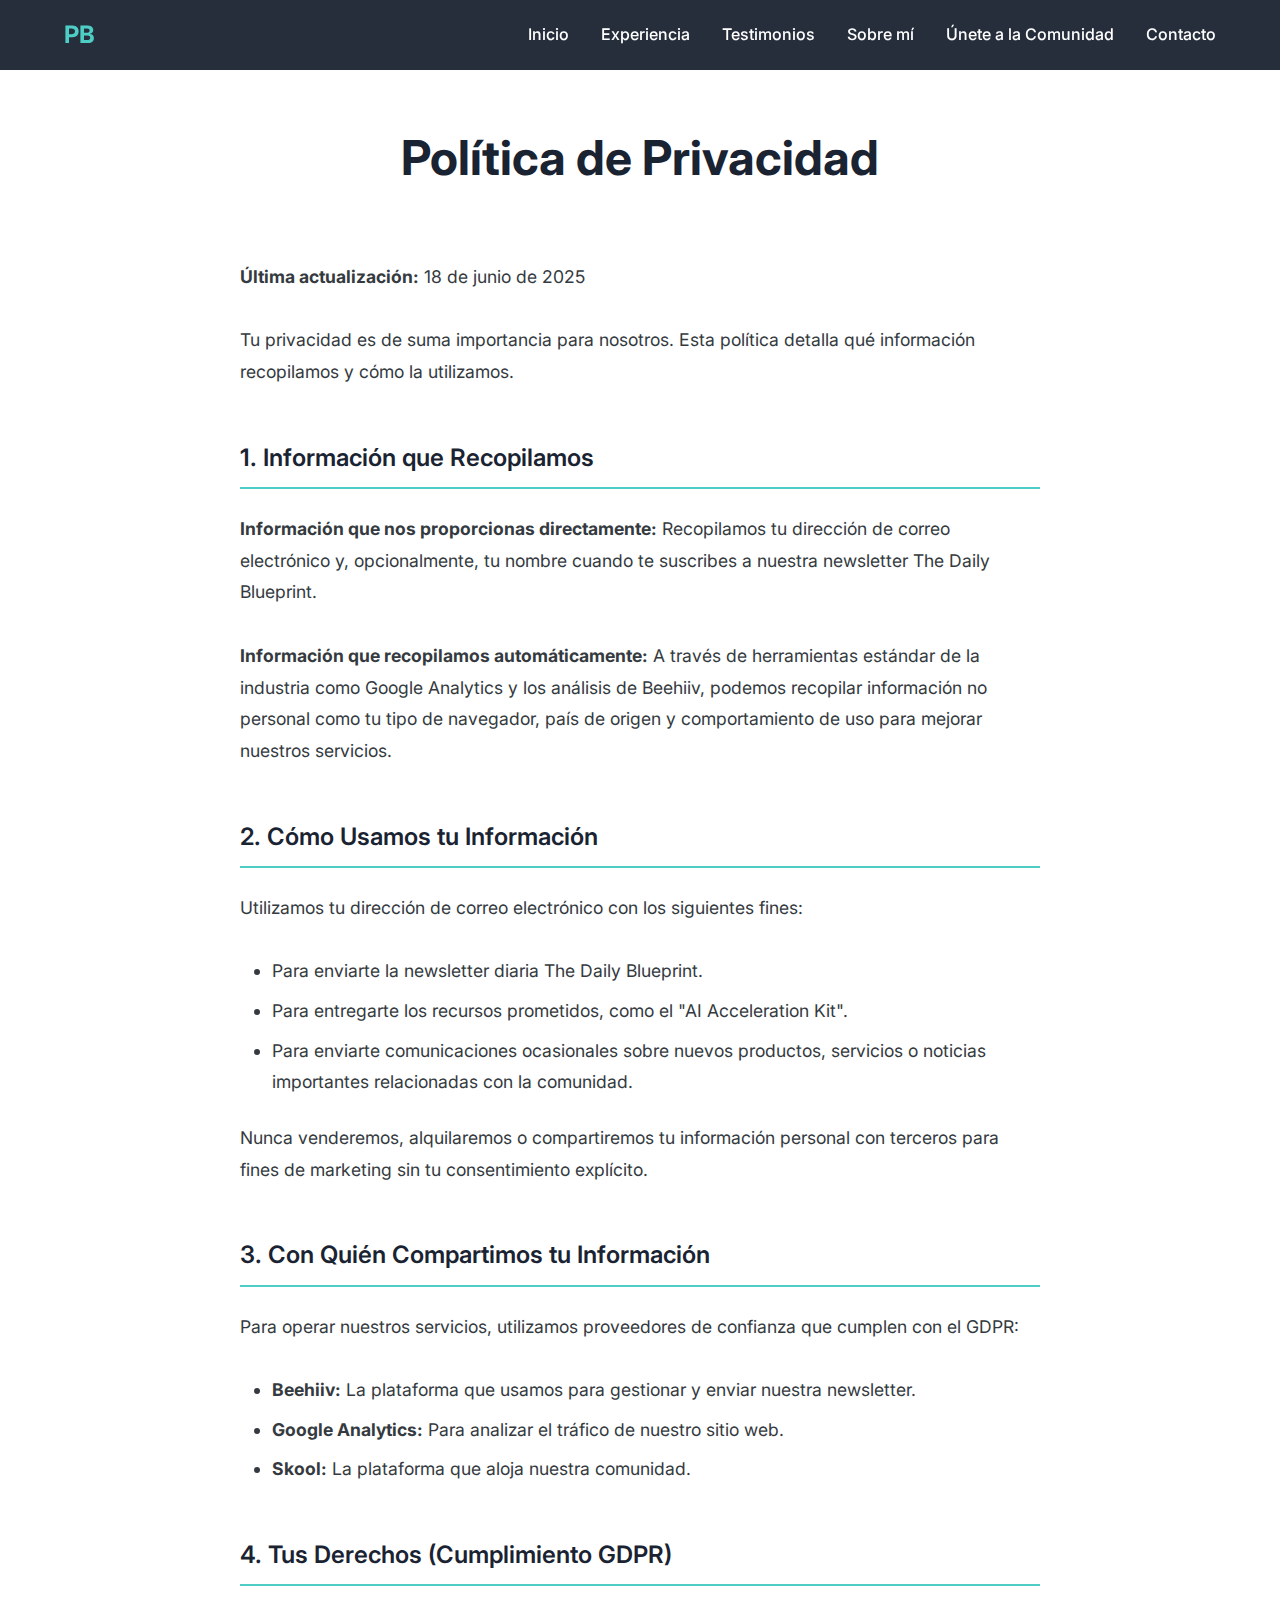
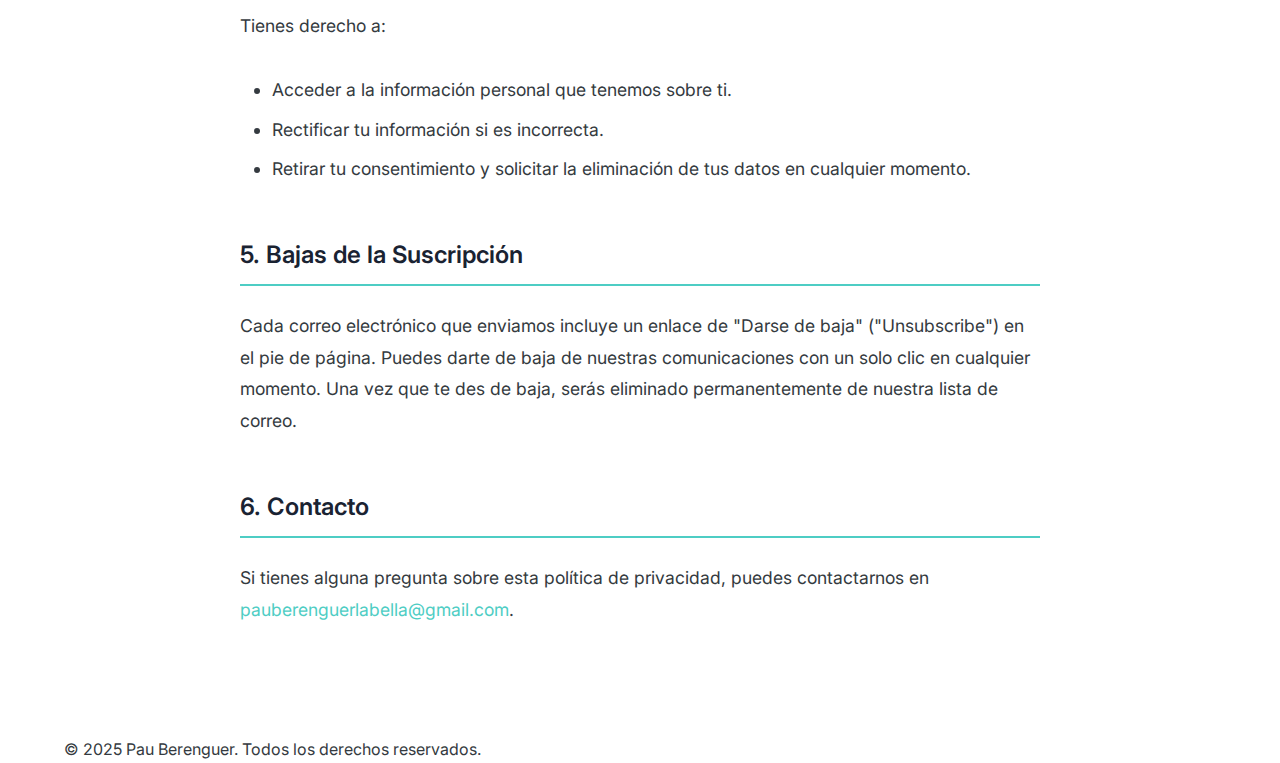
<file: deploy/politica-de-privacidad/index.html>
<!DOCTYPE html>
<html lang="es">
<head>
    <meta charset="UTF-8">
    <meta name="viewport" content="width=device-width, initial-scale=1.0">
    <title>Política de Privacidad - Pau Berenguer</title>
    <link rel="icon" href="../assets/images/pau_berenguer.jpg" type="image/jpeg">
    <link rel="stylesheet" href="../styles.css?v=20250618-1547">
    <link rel="preconnect" href="https://fonts.googleapis.com">
    <link rel="preconnect" href="https://fonts.gstatic.com" crossorigin>
    <link href="https://fonts.googleapis.com/css2?family=Inter:wght@300;400;500;600;700&display=swap" rel="stylesheet">
    <link rel="stylesheet" href="https://cdnjs.cloudflare.com/ajax/libs/font-awesome/6.4.0/css/all.min.css">
</head>
<body>
    <!-- Navbar -->
    <nav class="navbar">
        <div class="container">
            <div class="nav-brand">
                <a href="../index.html">PB</a>
            </div>
            <div class="nav-menu">
                <li><a href="../index.html#hero">Inicio</a></li>
                <li><a href="../index.html#experience">Experiencia</a></li>
                <li><a href="../index.html#testimonials">Testimonios</a></li>
                <li><a href="../index.html#about">Sobre mí</a></li>
                <li><a href="../index.html#join-ecosystem">Únete a la Comunidad</a></li>
                <li><a href="../index.html#contact">Contacto</a></li>
            </div>
            <div class="nav-toggle">
                <span></span>
                <span></span>
                <span></span>
            </div>
        </div>
    </nav>

    <!-- Contenido Principal -->
    <section class="page-content">
        <div class="container">
            <div class="page-header">
                <h1>Política de Privacidad</h1>
            </div>
            <div class="page-body">
                <p><strong>Última actualización:</strong> 18 de junio de 2025</p>
                <p>Tu privacidad es de suma importancia para nosotros. Esta política detalla qué información recopilamos y cómo la utilizamos.</p>
                
                <h2>1. Información que Recopilamos</h2>
                <p><strong>Información que nos proporcionas directamente:</strong> Recopilamos tu dirección de correo electrónico y, opcionalmente, tu nombre cuando te suscribes a nuestra newsletter The Daily Blueprint.</p>
                <p><strong>Información que recopilamos automáticamente:</strong> A través de herramientas estándar de la industria como Google Analytics y los análisis de Beehiiv, podemos recopilar información no personal como tu tipo de navegador, país de origen y comportamiento de uso para mejorar nuestros servicios.</p>
                
                <h2>2. Cómo Usamos tu Información</h2>
                <p>Utilizamos tu dirección de correo electrónico con los siguientes fines:</p>
                <ul>
                    <li>Para enviarte la newsletter diaria The Daily Blueprint.</li>
                    <li>Para entregarte los recursos prometidos, como el "AI Acceleration Kit".</li>
                    <li>Para enviarte comunicaciones ocasionales sobre nuevos productos, servicios o noticias importantes relacionadas con la comunidad.</li>
                </ul>
                <p>Nunca venderemos, alquilaremos o compartiremos tu información personal con terceros para fines de marketing sin tu consentimiento explícito.</p>
                
                <h2>3. Con Quién Compartimos tu Información</h2>
                <p>Para operar nuestros servicios, utilizamos proveedores de confianza que cumplen con el GDPR:</p>
                <ul>
                    <li><strong>Beehiiv:</strong> La plataforma que usamos para gestionar y enviar nuestra newsletter.</li>
                    <li><strong>Google Analytics:</strong> Para analizar el tráfico de nuestro sitio web.</li>
                    <li><strong>Skool:</strong> La plataforma que aloja nuestra comunidad.</li>
                </ul>
                
                <h2>4. Tus Derechos (Cumplimiento GDPR)</h2>
                <p>Tienes derecho a:</p>
                <ul>
                    <li>Acceder a la información personal que tenemos sobre ti.</li>
                    <li>Rectificar tu información si es incorrecta.</li>
                    <li>Retirar tu consentimiento y solicitar la eliminación de tus datos en cualquier momento.</li>
                </ul>
                
                <h2>5. Bajas de la Suscripción</h2>
                <p>Cada correo electrónico que enviamos incluye un enlace de "Darse de baja" ("Unsubscribe") en el pie de página. Puedes darte de baja de nuestras comunicaciones con un solo clic en cualquier momento. Una vez que te des de baja, serás eliminado permanentemente de nuestra lista de correo.</p>
                
                <h2>6. Contacto</h2>
                <p>Si tienes alguna pregunta sobre esta política de privacidad, puedes contactarnos en <a href="mailto:pauberenguerlabella@gmail.com">pauberenguerlabella@gmail.com</a>.</p>
            </div>
        </div>
    </section>

    <!-- Footer -->
    <footer>
        <div class="container">
            <p>&copy; 2025 Pau Berenguer. Todos los derechos reservados.</p>
        </div>
    </footer>

    <script src="../script.js?v=20250618-1547"></script>
</body>
</html>
</file>
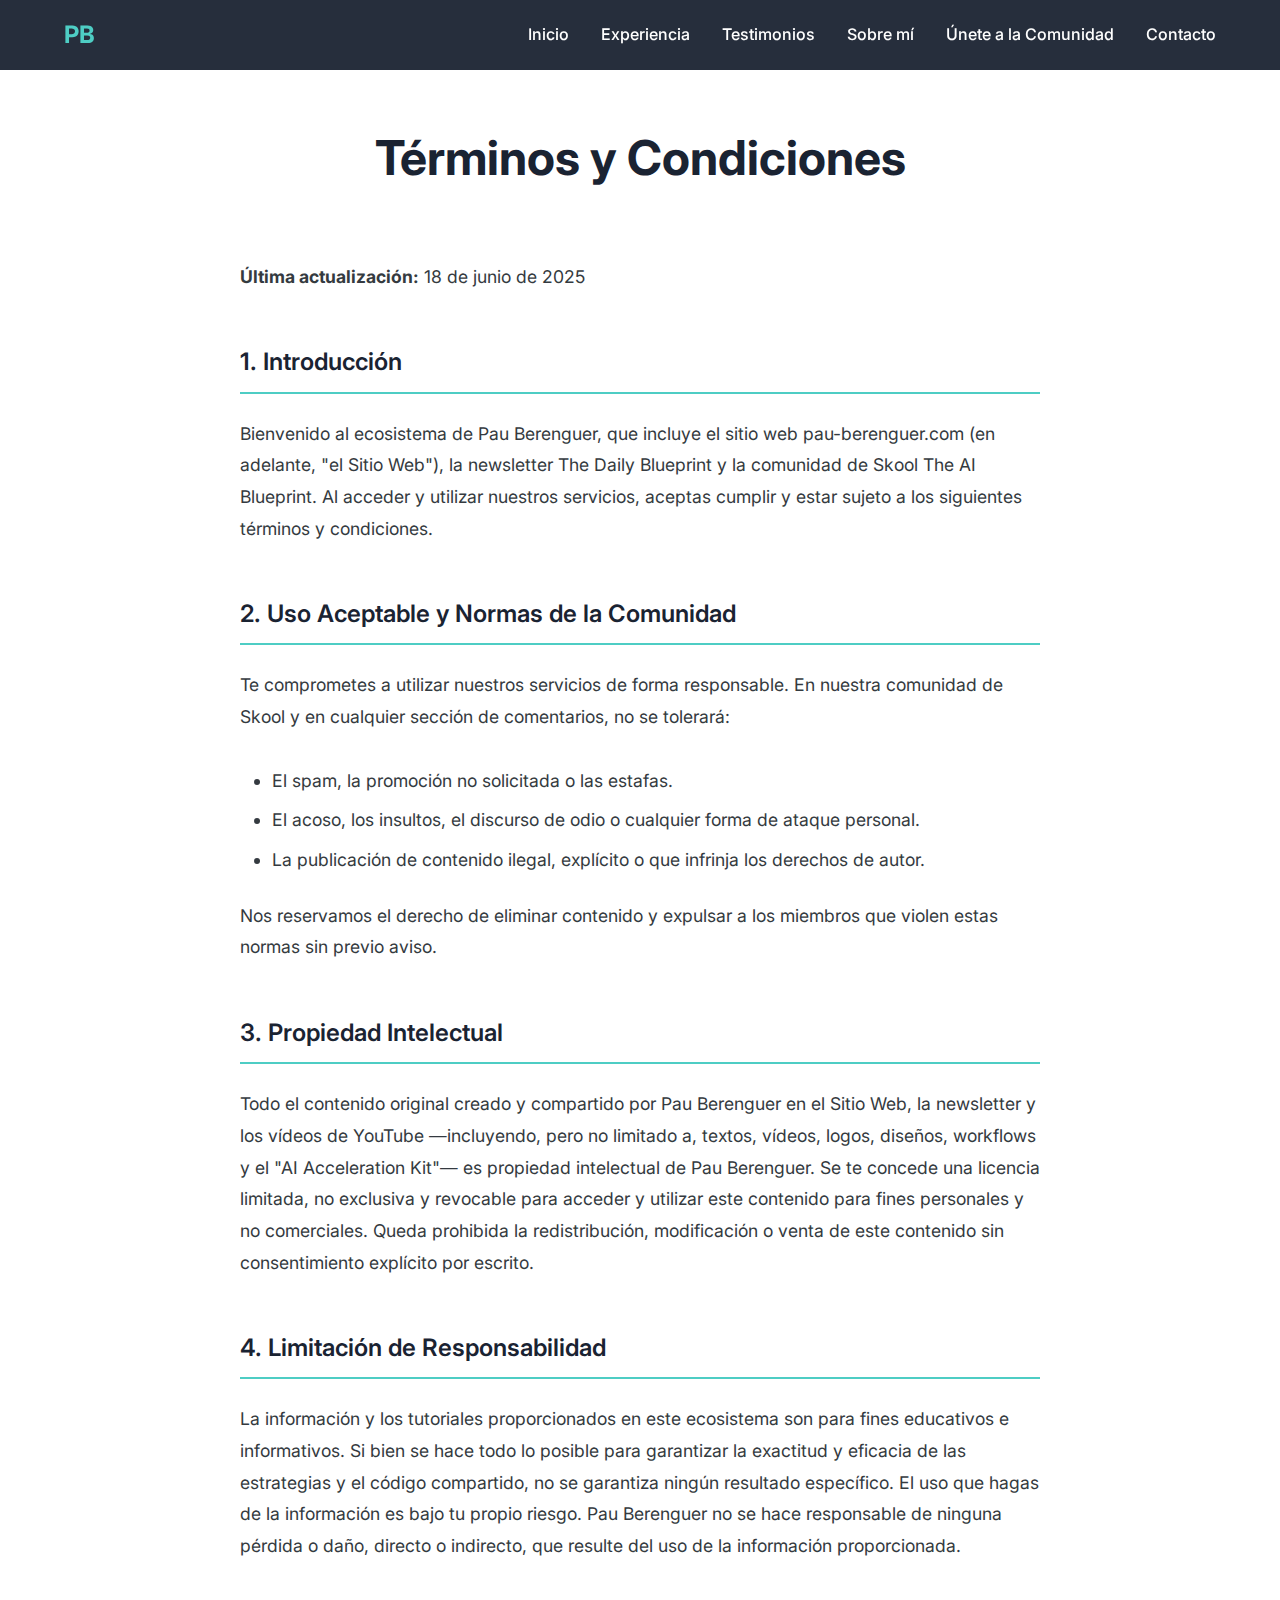
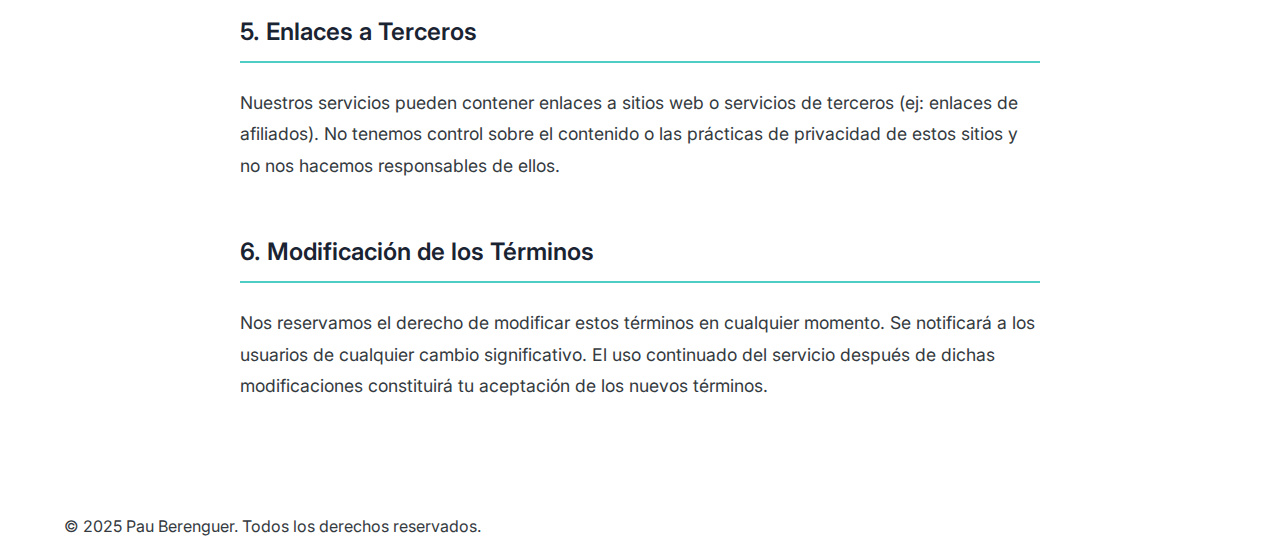
<file: deploy/terminos-y-condiciones/index.html>
<!DOCTYPE html>
<html lang="es">
<head>
    <meta charset="UTF-8">
    <meta name="viewport" content="width=device-width, initial-scale=1.0">
    <title>Términos y Condiciones - Pau Berenguer</title>
    <link rel="icon" href="../assets/images/pau_berenguer.jpg" type="image/jpeg">
    <link rel="stylesheet" href="../styles.css?v=20250618-1547">
    <link rel="preconnect" href="https://fonts.googleapis.com">
    <link rel="preconnect" href="https://fonts.gstatic.com" crossorigin>
    <link href="https://fonts.googleapis.com/css2?family=Inter:wght@300;400;500;600;700&display=swap" rel="stylesheet">
    <link rel="stylesheet" href="https://cdnjs.cloudflare.com/ajax/libs/font-awesome/6.4.0/css/all.min.css">
</head>
<body>
    <!-- Navbar -->
    <nav class="navbar">
        <div class="container">
            <div class="nav-brand">
                <a href="../index.html">PB</a>
            </div>
            <div class="nav-menu">
                <li><a href="../index.html#hero">Inicio</a></li>
                <li><a href="../index.html#experience">Experiencia</a></li>
                <li><a href="../index.html#testimonials">Testimonios</a></li>
                <li><a href="../index.html#about">Sobre mí</a></li>
                <li><a href="../index.html#join-ecosystem">Únete a la Comunidad</a></li>
                <li><a href="../index.html#contact">Contacto</a></li>
            </div>
            <div class="nav-toggle">
                <span></span>
                <span></span>
                <span></span>
            </div>
        </div>
    </nav>

    <!-- Contenido Principal -->
    <section class="page-content">
        <div class="container">
            <div class="page-header">
                <h1>Términos y Condiciones</h1>
            </div>
            <div class="page-body">
                <p><strong>Última actualización:</strong> 18 de junio de 2025</p>
                
                <h2>1. Introducción</h2>
                <p>Bienvenido al ecosistema de Pau Berenguer, que incluye el sitio web pau-berenguer.com (en adelante, "el Sitio Web"), la newsletter The Daily Blueprint y la comunidad de Skool The AI Blueprint. Al acceder y utilizar nuestros servicios, aceptas cumplir y estar sujeto a los siguientes términos y condiciones.</p>
                
                <h2>2. Uso Aceptable y Normas de la Comunidad</h2>
                <p>Te comprometes a utilizar nuestros servicios de forma responsable. En nuestra comunidad de Skool y en cualquier sección de comentarios, no se tolerará:</p>
                <ul>
                    <li>El spam, la promoción no solicitada o las estafas.</li>
                    <li>El acoso, los insultos, el discurso de odio o cualquier forma de ataque personal.</li>
                    <li>La publicación de contenido ilegal, explícito o que infrinja los derechos de autor.</li>
                </ul>
                <p>Nos reservamos el derecho de eliminar contenido y expulsar a los miembros que violen estas normas sin previo aviso.</p>
                
                <h2>3. Propiedad Intelectual</h2>
                <p>Todo el contenido original creado y compartido por Pau Berenguer en el Sitio Web, la newsletter y los vídeos de YouTube —incluyendo, pero no limitado a, textos, vídeos, logos, diseños, workflows y el "AI Acceleration Kit"— es propiedad intelectual de Pau Berenguer. Se te concede una licencia limitada, no exclusiva y revocable para acceder y utilizar este contenido para fines personales y no comerciales. Queda prohibida la redistribución, modificación o venta de este contenido sin consentimiento explícito por escrito.</p>
                
                <h2>4. Limitación de Responsabilidad</h2>
                <p>La información y los tutoriales proporcionados en este ecosistema son para fines educativos e informativos. Si bien se hace todo lo posible para garantizar la exactitud y eficacia de las estrategias y el código compartido, no se garantiza ningún resultado específico. El uso que hagas de la información es bajo tu propio riesgo. Pau Berenguer no se hace responsable de ninguna pérdida o daño, directo o indirecto, que resulte del uso de la información proporcionada.</p>
                
                <h2>5. Enlaces a Terceros</h2>
                <p>Nuestros servicios pueden contener enlaces a sitios web o servicios de terceros (ej: enlaces de afiliados). No tenemos control sobre el contenido o las prácticas de privacidad de estos sitios y no nos hacemos responsables de ellos.</p>
                
                <h2>6. Modificación de los Términos</h2>
                <p>Nos reservamos el derecho de modificar estos términos en cualquier momento. Se notificará a los usuarios de cualquier cambio significativo. El uso continuado del servicio después de dichas modificaciones constituirá tu aceptación de los nuevos términos.</p>
            </div>
        </div>
    </section>

    <!-- Footer -->
    <footer>
        <div class="container">
            <p>&copy; 2025 Pau Berenguer. Todos los derechos reservados.</p>
        </div>
    </footer>

    <script src="../script.js?v=20250618-1547"></script>
</body>
</html>
</file>
<file: styles.css>
/* Reset y configuración base */
* {
    margin: 0;
    padding: 0;
    box-sizing: border-box;
}

:root {
    /* Paleta de colores */
    --primary-dark: #1a2332;
    --primary-blue: #2c3e50;
    --accent-mint: #4ecdc4;
    --white: #ffffff;
    --light-gray: #f8f9fa;
    --medium-gray: #6c757d;
    --dark-gray: #343a40;
    
    /* Tipografía */
    --font-primary: 'Inter', -apple-system, BlinkMacSystemFont, 'Segoe UI', Roboto, sans-serif;
    --font-weight-light: 300;
    --font-weight-regular: 400;
    --font-weight-medium: 500;
    --font-weight-semibold: 600;
    --font-weight-bold: 700;
    
    /* Espaciado */
    --spacing-xs: 0.5rem;
    --spacing-sm: 1rem;
    --spacing-md: 1.5rem;
    --spacing-lg: 2rem;
    --spacing-xl: 3rem;
    --spacing-xxl: 4rem;
    
    /* Sombras */
    --shadow-sm: 0 2px 4px rgba(0, 0, 0, 0.1);
    --shadow-md: 0 4px 6px rgba(0, 0, 0, 0.1);
    --shadow-lg: 0 10px 15px rgba(0, 0, 0, 0.1);
    --shadow-xl: 0 20px 25px rgba(0, 0, 0, 0.15);
    
    /* Transiciones */
    --transition-fast: 0.2s ease;
    --transition-normal: 0.3s ease;
    --transition-slow: 0.5s ease;
    
    /* Border radius */
    --radius-sm: 4px;
    --radius-md: 8px;
    --radius-lg: 12px;
    --radius-xl: 16px;
}

html {
    scroll-behavior: smooth;
}

/* Optimización de carga */
.timeline-content {
    will-change: transform;
}

.newsletter-modal {
    will-change: opacity, visibility;
}

body {
    font-family: var(--font-primary);
    font-weight: var(--font-weight-regular);
    line-height: 1.6;
    color: var(--dark-gray);
    background-color: var(--white);
    overflow-x: hidden;
}

/* Contenedor principal */
.container {
    max-width: 1200px;
    margin: 0 auto;
    padding: 0 var(--spacing-md);
}

/* Sección Héroe */
.hero-section {
    min-height: 100vh;
    background: linear-gradient(135deg, var(--primary-dark) 0%, var(--primary-blue) 100%);
    display: flex;
    align-items: center;
    position: relative;
    overflow: hidden;
}

.hero-section .container {
    display: flex;
    align-items: center;
    gap: var(--spacing-xxl);
}

.hero-section::before {
    content: '';
    position: absolute;
    top: 0;
    left: 0;
    right: 0;
    bottom: 0;
    background: url('data:image/svg+xml,<svg xmlns="http://www.w3.org/2000/svg" viewBox="0 0 100 100"><defs><pattern id="grid" width="10" height="10" patternUnits="userSpaceOnUse"><path d="M 10 0 L 0 0 0 10" fill="none" stroke="rgba(255,255,255,0.05)" stroke-width="1"/></pattern></defs><rect width="100" height="100" fill="url(%23grid)"/></svg>');
    opacity: 0.3;
}

.hero-content {
    position: relative;
    z-index: 2;
    flex: 1;
    max-width: 600px;
}

.hero-title {
    font-size: clamp(3rem, 8vw, 5rem);
    font-weight: var(--font-weight-bold);
    color: var(--white);
    margin-bottom: var(--spacing-sm);
    line-height: 1.1;
}

.hero-subtitle {
    font-size: clamp(1.2rem, 3vw, 1.8rem);
    font-weight: var(--font-weight-medium);
    color: var(--accent-mint);
    margin-bottom: var(--spacing-md);
}

.hero-description {
    font-size: clamp(1rem, 2vw, 1.2rem);
    color: rgba(255, 255, 255, 0.9);
    margin-bottom: var(--spacing-xl);
    line-height: 1.7;
}

.hero-cta {
    display: flex;
    gap: var(--spacing-md);
    flex-wrap: wrap;
}

.btn-primary, .btn-secondary {
    padding: var(--spacing-md) var(--spacing-xl);
    border-radius: var(--radius-lg);
    text-decoration: none;
    font-weight: var(--font-weight-semibold);
    transition: all var(--transition-normal);
    display: inline-flex;
    align-items: center;
    gap: var(--spacing-xs);
    cursor: pointer;
    border: 2px solid transparent;
    font-family: var(--font-primary);
    font-size: inherit;
    background: none;
}

.btn-primary {
    background: var(--accent-mint);
    color: var(--primary-dark);
}

.btn-primary:hover {
    background: transparent;
    border-color: var(--accent-mint);
    color: var(--accent-mint);
    transform: translateY(-2px);
    box-shadow: var(--shadow-lg);
}

.btn-secondary {
    background: transparent;
    color: var(--white);
    border-color: rgba(255, 255, 255, 0.3);
}

.btn-secondary:hover {
    background: var(--white);
    color: var(--primary-dark);
    transform: translateY(-2px);
}

/* Elementos flotantes del héroe */
.hero-visual {
    position: relative;
    flex: 0 0 auto;
    display: flex;
    align-items: center;
    justify-content: center;
}

.floating-card {
    position: absolute;
    background: rgba(255, 255, 255, 0.1);
    backdrop-filter: blur(10px);
    border: 1px solid rgba(255, 255, 255, 0.2);
    border-radius: var(--radius-lg);
    padding: var(--spacing-md);
    color: var(--white);
    display: flex;
    align-items: center;
    gap: var(--spacing-sm);
    animation: float 6s ease-in-out infinite;
}

.floating-card i {
    font-size: 1.5rem;
    color: var(--accent-mint);
}

.card-1 {
    top: 20%;
    right: 20%;
    animation-delay: 0s;
}

.card-2 {
    top: 50%;
    right: 10%;
    animation-delay: 2s;
}

.card-3 {
    top: 70%;
    right: 30%;
    animation-delay: 4s;
}

@keyframes float {
    0%, 100% { transform: translateY(0px); }
    50% { transform: translateY(-20px); }
}

/* Navegación */
.navbar {
    position: fixed;
    top: 0;
    left: 0;
    right: 0;
    background: rgba(26, 35, 50, 0.95);
    backdrop-filter: blur(10px);
    z-index: 1000;
    padding: var(--spacing-sm) 0;
    transition: all var(--transition-normal);
}

.navbar .container {
    display: flex;
    justify-content: space-between;
    align-items: center;
}

.nav-brand {
    font-size: 1.5rem;
    font-weight: var(--font-weight-bold);
    color: var(--accent-mint);
}

.nav-brand a {
    color: inherit;
    text-decoration: none;
}

.nav-menu {
    display: flex;
    list-style: none;
    gap: var(--spacing-lg);
}

.nav-menu a {
    color: var(--white);
    text-decoration: none;
    font-weight: var(--font-weight-medium);
    transition: color var(--transition-fast);
    position: relative;
}

.nav-menu a:hover {
    color: var(--accent-mint);
}

.nav-menu a::after {
    content: '';
    position: absolute;
    bottom: -4px;
    left: 0;
    width: 0;
    height: 2px;
    background: var(--accent-mint);
    transition: width var(--transition-normal);
}

.nav-menu a:hover::after {
    width: 100%;
}

.nav-toggle {
    display: none;
    flex-direction: column;
    cursor: pointer;
    gap: 4px;
}

.nav-toggle span {
    width: 25px;
    height: 3px;
    background: var(--white);
    transition: all var(--transition-normal);
}

/* Secciones generales */
section {
    padding: var(--spacing-xxl) 0;
}

.section-header {
    text-align: center;
    margin-bottom: var(--spacing-xxl);
}

.section-title {
    font-size: clamp(2rem, 5vw, 3rem);
    font-weight: var(--font-weight-bold);
    color: var(--primary-dark);
    margin-bottom: var(--spacing-md);
}

.section-line {
    width: 60px;
    height: 4px;
    background: var(--accent-mint);
    margin: 0 auto var(--spacing-md);
    border-radius: 2px;
}

.section-subtitle {
    font-size: 1.2rem;
    color: var(--medium-gray);
    max-width: 600px;
    margin: 0 auto;
}

/* Sección Sobre mí */
.about-section {
    background: var(--light-gray);
}

.about-content {
    display: grid;
    grid-template-columns: 2fr 1fr;
    gap: var(--spacing-xxl);
    align-items: center;
}

.about-text p {
    font-size: 1.1rem;
    line-height: 1.8;
    margin-bottom: var(--spacing-md);
    color: var(--dark-gray);
}

.about-stats {
    display: flex;
    flex-direction: column;
    gap: var(--spacing-lg);
}

.stat-item {
    text-align: center;
    padding: var(--spacing-lg);
    background: var(--white);
    border-radius: var(--radius-lg);
    box-shadow: var(--shadow-sm);
    transition: transform var(--transition-normal);
}

.stat-item:hover {
    transform: translateY(-5px);
    box-shadow: var(--shadow-md);
}

.stat-number {
    display: block;
    font-size: 2.5rem;
    font-weight: var(--font-weight-bold);
    color: var(--accent-mint);
    line-height: 1;
}

.stat-label {
    font-size: 0.9rem;
    color: var(--medium-gray);
    font-weight: var(--font-weight-medium);
}

/* Timeline de experiencia */
.experience-section {
    background: var(--white);
}

.timeline {
    position: relative;
    max-width: 800px;
    margin: 0 auto;
}

.timeline::before {
    content: '';
    position: absolute;
    left: 50%;
    top: 0;
    bottom: 0;
    width: 2px;
    background: var(--accent-mint);
    transform: translateX(-50%);
}

.timeline-item {
    position: relative;
    margin-bottom: var(--spacing-xxl);
    cursor: pointer;
}

.timeline-item:nth-child(odd) .timeline-content {
    margin-right: calc(50% + 10px);
    text-align: right;
    max-width: calc(50% - 5px);
    width: auto;
    min-width: 600px;
}

.timeline-item:nth-child(even) .timeline-content {
    margin-left: calc(50% + 10px);
    text-align: left;
    max-width: calc(50% - 5px);
    width: auto;
    min-width: 600px;
}

.timeline-marker {
    position: absolute;
    left: 50%;
    top: 20px;
    width: 20px;
    height: 20px;
    background: var(--accent-mint);
    border: 4px solid var(--white);
    border-radius: 50%;
    transform: translateX(-50%);
    box-shadow: var(--shadow-md);
    transition: all var(--transition-normal);
}

.timeline-item:hover .timeline-marker {
    transform: translateX(-50%) scale(1.2);
    background: var(--primary-dark);
}

.timeline-content {
    background: var(--white);
    padding: var(--spacing-lg);
    border-radius: var(--radius-lg);
    box-shadow: var(--shadow-sm);
    transition: all var(--transition-normal);
}

.timeline-content:hover {
    box-shadow: var(--shadow-lg);
    transform: translateY(-5px);
}

.timeline-header h3 {
    font-size: 1.3rem;
    font-weight: var(--font-weight-semibold);
    color: var(--primary-dark);
    margin-bottom: var(--spacing-xs);
}

.company {
    color: var(--accent-mint);
    font-weight: var(--font-weight-medium);
    margin-right: var(--spacing-sm);
}

.period {
    color: var(--medium-gray);
    font-size: 0.9rem;
}

.timeline-summary {
    margin: var(--spacing-md) 0;
    color: var(--dark-gray);
}

.timeline-details {
    max-height: 0;
    overflow: hidden;
    transition: max-height var(--transition-slow);
}

.timeline-details.expanded {
    max-height: 300px;
}

.timeline-details ul {
    list-style: none;
    margin-top: var(--spacing-md);
}

.timeline-details li {
    position: relative;
    padding-left: var(--spacing-md);
    margin-bottom: var(--spacing-xs);
    color: var(--dark-gray);
}

.timeline-details li::before {
    content: '▸';
    position: absolute;
    left: 0;
    color: var(--accent-mint);
    font-weight: var(--font-weight-bold);
}





/* Contacto */
.contact-section {
    background: var(--primary-dark);
    color: var(--white);
}

.contact-section .section-title {
    color: var(--white);
}

.contact-content {
    display: grid;
    grid-template-columns: 1fr 1fr;
    gap: var(--spacing-xxl);
    align-items: start;
}

.contact-info h3 {
    font-size: 1.5rem;
    font-weight: var(--font-weight-semibold);
    color: var(--accent-mint);
    margin-bottom: var(--spacing-md);
}

.contact-info p {
    color: rgba(255, 255, 255, 0.9);
    line-height: 1.7;
    margin-bottom: var(--spacing-lg);
}

.contact-methods {
    margin-bottom: var(--spacing-xl);
}

.contact-method {
    display: flex;
    align-items: center;
    gap: var(--spacing-md);
    margin-bottom: var(--spacing-md);
    color: rgba(255, 255, 255, 0.9);
}

.contact-method i {
    color: var(--accent-mint);
    width: 20px;
}

.social-links {
    display: flex;
    gap: var(--spacing-md);
}

.social-link {
    display: flex;
    align-items: center;
    gap: var(--spacing-xs);
    color: var(--white);
    text-decoration: none;
    padding: var(--spacing-sm) var(--spacing-md);
    border: 1px solid rgba(255, 255, 255, 0.3);
    border-radius: var(--radius-md);
    transition: all var(--transition-normal);
}

.social-link:hover {
    background: var(--accent-mint);
    color: var(--primary-dark);
    border-color: var(--accent-mint);
    transform: translateY(-2px);
}

/* Formulario */
.contact-form {
    background: rgba(255, 255, 255, 0.1);
    padding: var(--spacing-xl);
    border-radius: var(--radius-lg);
    backdrop-filter: blur(10px);
    border: 1px solid rgba(255, 255, 255, 0.2);
}

.form-group {
    margin-bottom: var(--spacing-lg);
}

.form-group label {
    display: block;
    margin-bottom: var(--spacing-xs);
    color: var(--accent-mint);
    font-weight: var(--font-weight-medium);
}

.form-group input,
.form-group textarea {
    width: 100%;
    padding: var(--spacing-md);
    border: 1px solid rgba(255, 255, 255, 0.3);
    border-radius: var(--radius-md);
    background: rgba(255, 255, 255, 0.1);
    color: var(--white);
    font-family: var(--font-primary);
    transition: all var(--transition-normal);
}

.form-group input:focus,
.form-group textarea:focus {
    outline: none;
    border-color: var(--accent-mint);
    background: rgba(255, 255, 255, 0.15);
}

.form-group input::placeholder,
.form-group textarea::placeholder {
    color: rgba(255, 255, 255, 0.6);
}

.btn-submit {
    background: var(--accent-mint);
    color: var(--primary-dark);
    border: none;
    padding: var(--spacing-md) var(--spacing-xl);
    border-radius: var(--radius-md);
    font-weight: var(--font-weight-semibold);
    cursor: pointer;
    transition: all var(--transition-normal);
    display: flex;
    align-items: center;
    gap: var(--spacing-sm);
    width: 100%;
    justify-content: center;
}

.btn-submit:hover {
    background: var(--white);
    transform: translateY(-2px);
    box-shadow: var(--shadow-lg);
}

/* Footer */
.footer {
    background: var(--primary-blue);
    color: var(--white);
    padding: var(--spacing-lg) 0;
    text-align: center;
}

.footer-content {
    display: flex;
    justify-content: space-between;
    align-items: center;
    flex-wrap: wrap;
    gap: var(--spacing-md);
}

.footer-content p {
    color: rgba(255, 255, 255, 0.9);
}

.footer-content i {
    color: var(--accent-mint);
}

.footer-links {
    display: flex;
    gap: var(--spacing-md);
}

.footer-links a {
    color: rgba(255, 255, 255, 0.7);
    text-decoration: none;
    transition: color var(--transition-fast);
}

.footer-links a:hover {
    color: var(--accent-mint);
}

/* Responsive Design */
@media (max-width: 1024px) {
    .hero-visual {
        display: none;
    }
    
    .about-content {
        grid-template-columns: 1fr;
        gap: var(--spacing-lg);
    }
    
    .contact-content {
        grid-template-columns: 1fr;
        gap: var(--spacing-lg);
    }
    
    .timeline::before {
        left: 20px;
    }
    
    .timeline-item:nth-child(odd) .timeline-content,
    .timeline-item:nth-child(even) .timeline-content {
        margin-left: 50px;
        margin-right: 0;
        text-align: left;
        max-width: calc(100% - 70px);
        min-width: auto;
        width: auto;
    }
    
    .timeline-marker {
        left: 20px;
    }
}

@media (max-width: 768px) {
    .nav-menu {
        display: none;
    }
    
    .nav-toggle {
        display: flex;
    }
    
    .hero-cta {
        flex-direction: column;
        align-items: flex-start;
    }
    
    .btn-primary,
    .btn-secondary {
        width: 100%;
        justify-content: center;
    }
    
    .about-stats {
        flex-direction: row;
        justify-content: space-around;
    }
    
    .stat-item {
        flex: 1;
        margin: 0 var(--spacing-xs);
    }
    
    .footer-content {
        flex-direction: column;
        text-align: center;
    }
    
    .social-links {
        justify-content: center;
    }
}

@media (max-width: 480px) {
    .container {
        padding: 0 var(--spacing-sm);
    }
    
    section {
        padding: var(--spacing-lg) 0;
    }
    
    .hero-section {
        min-height: 80vh;
    }
    
    .about-stats {
        flex-direction: column;
    }
    
    .stat-item {
        margin: 0;
    }
    
    .timeline-item:nth-child(odd) .timeline-content,
    .timeline-item:nth-child(even) .timeline-content {
        margin-left: 40px;
        max-width: calc(100% - 60px);
        min-width: auto;
        width: auto;
    }
    
    .timeline-marker {
        left: 15px;
    }
    
    .timeline::before {
        left: 15px;
    }
}

/* Animaciones adicionales */
@keyframes fadeInUp {
    from {
        opacity: 0;
        transform: translateY(30px);
    }
    to {
        opacity: 1;
        transform: translateY(0);
    }
}

.fade-in-up {
    animation: fadeInUp 0.6s ease forwards;
}

/* Scroll suave para navegación */
@media (prefers-reduced-motion: no-preference) {
    html {
        scroll-behavior: smooth;
    }
}


/* Estilos para la imagen de perfil en el héroe */
.profile-image {
    width: 300px;
    height: 300px;
    border-radius: 50%;
    object-fit: cover;
    border: 4px solid var(--accent-color);
    box-shadow: 0 20px 40px rgba(0, 0, 0, 0.3);
    transition: transform 0.3s ease;
}

.profile-image:hover {
    transform: scale(1.05);
}

/* Estilos para la sección Linktree */
.linktree-section {
    padding: 100px 0;
    background: linear-gradient(135deg, var(--primary-color) 0%, #1a2332 100%);
    color: white;
}

.linktree-content {
    display: flex;
    flex-direction: column;
    gap: 60px;
    align-items: center;
}

.social-links-grid {
    display: grid;
    grid-template-columns: repeat(auto-fit, minmax(280px, 1fr));
    gap: 30px;
    width: 100%;
    max-width: 800px;
}

.social-link-card {
    display: flex;
    flex-direction: column;
    align-items: center;
    padding: 30px 20px;
    background: rgba(255, 255, 255, 0.1);
    backdrop-filter: blur(10px);
    border-radius: 20px;
    border: 1px solid rgba(255, 255, 255, 0.2);
    text-decoration: none;
    color: white;
    transition: all 0.3s ease;
    position: relative;
    overflow: hidden;
}

.social-link-card::before {
    content: '';
    position: absolute;
    top: 0;
    left: -100%;
    width: 100%;
    height: 100%;
    background: linear-gradient(90deg, transparent, rgba(255, 255, 255, 0.1), transparent);
    transition: left 0.5s ease;
}

.social-link-card:hover::before {
    left: 100%;
}

.social-link-card:hover {
    transform: translateY(-10px);
    box-shadow: 0 20px 40px rgba(0, 0, 0, 0.3);
    border-color: var(--accent-color);
}

.social-link-card i {
    font-size: 2.5rem;
    margin-bottom: 15px;
    transition: color 0.3s ease;
}

.social-link-card.youtube:hover i {
    color: #ff0000;
}

.social-link-card.twitter:hover i {
    color: #1da1f2;
}

.social-link-card.linkedin:hover i {
    color: #0077b5;
}

.social-link-card.discord:hover i {
    color: #7289da;
}

.platform-name {
    font-size: 1.2rem;
    font-weight: 600;
    margin-bottom: 8px;
    text-align: center;
}

.platform-description {
    font-size: 0.9rem;
    opacity: 0.8;
    text-align: center;
    line-height: 1.4;
}

/* Estilos para el último video */
.latest-video {
    width: 100%;
    max-width: 600px;
}

.latest-video h3 {
    font-size: 1.8rem;
    margin-bottom: 30px;
    text-align: center;
    color: var(--accent-color);
}

.video-card {
    background: rgba(255, 255, 255, 0.1);
    backdrop-filter: blur(10px);
    border-radius: 20px;
    border: 1px solid rgba(255, 255, 255, 0.2);
    overflow: hidden;
    transition: all 0.3s ease;
}

.video-card:hover {
    transform: translateY(-5px);
    box-shadow: 0 20px 40px rgba(0, 0, 0, 0.3);
}

.video-link {
    display: block;
    text-decoration: none;
    color: white;
}

.video-thumbnail {
    width: 100%;
    height: 200px;
    object-fit: cover;
    transition: transform 0.3s ease;
}

.video-link:hover .video-thumbnail {
    transform: scale(1.05);
}

.video-info {
    padding: 25px;
    position: relative;
}

.video-info h4 {
    font-size: 1.3rem;
    font-weight: 600;
    margin-bottom: 10px;
    line-height: 1.4;
}

.video-info p {
    font-size: 0.9rem;
    opacity: 0.8;
    line-height: 1.5;
    margin-bottom: 15px;
}

.video-duration {
    position: absolute;
    top: -35px;
    right: 15px;
    background: rgba(0, 0, 0, 0.8);
    color: white;
    padding: 4px 8px;
    border-radius: 4px;
    font-size: 0.8rem;
    font-weight: 500;
}

/* Responsive para Linktree */
@media (max-width: 768px) {
    .linktree-section {
        padding: 60px 0;
    }
    
    .linktree-content {
        gap: 40px;
    }
    
    .social-links-grid {
        grid-template-columns: 1fr;
        gap: 20px;
    }
    
    .social-link-card {
        padding: 25px 15px;
    }
    
    .social-link-card i {
        font-size: 2rem;
    }
    
    .platform-name {
        font-size: 1.1rem;
    }
    
    .latest-video h3 {
        font-size: 1.5rem;
        margin-bottom: 20px;
    }
    
    .video-info {
        padding: 20px;
    }
    
    .video-info h4 {
        font-size: 1.1rem;
    }
}

@media (max-width: 480px) {
    .profile-image {
        width: 250px;
        height: 250px;
    }
    
    .social-link-card {
        padding: 20px 10px;
    }
    
    .video-thumbnail {
        height: 150px;
    }
}


/* Estilos para la sección Testimonios */
.testimonials-section {
    padding: 100px 0;
    background: linear-gradient(135deg, #f8fafc 0%, #e2e8f0 100%);
}

.testimonials-grid {
    display: grid;
    grid-template-columns: repeat(auto-fit, minmax(300px, 1fr));
    gap: 30px;
    margin-top: 60px;
}

.testimonial-card {
    background: rgba(255, 255, 255, 0.9);
    backdrop-filter: blur(10px);
    border: 1px solid rgba(255, 255, 255, 0.2);
    border-radius: 20px;
    padding: 30px;
    box-shadow: 0 10px 30px rgba(0, 0, 0, 0.1);
    transition: all 0.3s ease;
    position: relative;
    overflow: hidden;
}

.testimonial-card::before {
    content: '';
    position: absolute;
    top: 0;
    left: 0;
    right: 0;
    height: 4px;
    background: linear-gradient(90deg, var(--primary-dark), var(--accent-mint));
}

.testimonial-card:hover {
    transform: translateY(-10px);
    box-shadow: 0 20px 40px rgba(0, 0, 0, 0.15);
}

.testimonial-text {
    font-size: 16px;
    line-height: 1.6;
    color: var(--dark-gray);
    margin-bottom: 20px;
    font-style: italic;
}

.testimonial-author {
    font-weight: 600;
    color: var(--primary-dark);
    font-size: 14px;
}

/* Estilos para la sección Únete al Ecosistema */
.join-ecosystem-section {
    padding: 100px 0;
    background: var(--white);
    color: var(--dark-gray);
    text-align: center;
}

.join-ecosystem-section .section-title {
    color: var(--primary-dark);
}

.join-ecosystem-section .section-subtitle {
    color: var(--medium-gray);
}

.join-ecosystem-section .section-line {
    background: var(--accent-mint);
}

.cta-buttons-grid {
    display: grid;
    grid-template-columns: repeat(2, 1fr);
    grid-template-rows: auto auto;
    gap: 30px;
    margin-top: 60px;
    max-width: 800px;
    margin-left: auto;
    margin-right: auto;
}



.cta-button {
    display: flex;
    align-items: center;
    justify-content: center;
    gap: 15px;
    padding: 20px 30px;
    background: var(--light-gray);
    border: 2px solid var(--medium-gray);
    border-radius: 15px;
    color: var(--primary-dark);
    text-decoration: none;
    font-weight: 600;
    font-size: 16px;
    transition: all 0.3s ease;
    position: relative;
    overflow: hidden;
    font-family: var(--font-primary);
    cursor: pointer;
}

.cta-button::before {
    content: '';
    position: absolute;
    top: 0;
    left: -100%;
    width: 100%;
    height: 100%;
    background: linear-gradient(90deg, transparent, rgba(78, 205, 196, 0.2), transparent);
    transition: left 0.5s ease;
}

.cta-button:hover::before {
    left: 100%;
}

.cta-button:hover {
    transform: translateY(-5px);
    box-shadow: 0 15px 30px rgba(0, 0, 0, 0.2);
    border-color: var(--accent-mint);
    background: var(--accent-mint);
    color: var(--white);
}

.cta-button.youtube {
    background: #ff0000;
    border-color: #ff0000;
    color: var(--white);
}

.cta-button.youtube:hover {
    background: #cc0000;
    border-color: #cc0000;
    color: var(--white);
}

.cta-button.discord {
    background: #7289da;
    border-color: #7289da;
    color: var(--white);
}

.cta-button.discord:hover {
    background: #5b6eae;
    border-color: #5b6eae;
    color: var(--white);
}

.cta-button.newsletter:hover {
    background: #10b981;
    border-color: #10b981;
    color: var(--white);
}

/* Botón newsletter destacado */
.cta-button.newsletter-featured {
    grid-column: 1 / -1;
    max-width: 400px;
    justify-self: center;
    background: linear-gradient(135deg, #4ecdc4, #44b3a6);
    color: white;
    box-shadow: 0 8px 20px rgba(78, 205, 196, 0.3);
    border: 2px solid #4ecdc4;
    animation: pulse-glow 2s infinite;
}

.cta-button.newsletter-featured:hover {
    box-shadow: 0 12px 30px rgba(78, 205, 196, 0.4);
    background: linear-gradient(135deg, #44b3a6, #3a9e96);
}

@keyframes pulse-glow {
    0%, 100% {
        box-shadow: 0 8px 20px rgba(78, 205, 196, 0.3);
    }
    50% {
        box-shadow: 0 12px 30px rgba(78, 205, 196, 0.5);
    }
}

.cta-button i {
    font-size: 20px;
}

/* Ajustes responsivos para las nuevas secciones */
@media (max-width: 768px) {
    .testimonials-grid {
        grid-template-columns: 1fr;
        gap: 20px;
    }
    
    .testimonial-card {
        padding: 20px;
    }
    
    .cta-buttons-grid {
        grid-template-columns: 1fr;
        grid-template-rows: auto auto auto;
        gap: 20px;
    }
    
    .cta-button.newsletter-featured {
        max-width: none;
        grid-column: 1;
    }
    
    .cta-button {
        padding: 15px 20px;
        font-size: 14px;
    }
}

/* Estilos adicionales para la imagen de perfil */
.profile-image {
    width: 250px;
    height: 250px;
    border-radius: 50%;
    object-fit: cover;
    border: 5px solid var(--accent-mint);
    box-shadow: 0 20px 40px rgba(0, 0, 0, 0.3);
    transition: all 0.3s ease;
}

.profile-image:hover {
    transform: scale(1.05);
    box-shadow: 0 25px 50px rgba(0, 0, 0, 0.3);
}

@media (max-width: 768px) {
    .hero-section .container {
        flex-direction: column;
        text-align: center;
        gap: var(--spacing-lg);
    }
    
    .profile-image {
        width: 200px;
        height: 200px;
        }
}

/* Estilos del Modal Newsletter */
.newsletter-modal {
    display: none;
    position: fixed;
    top: 0;
    left: 0;
    width: 100vw;
    height: 100vh;
    background: rgba(0, 0, 0, 0.8);
    backdrop-filter: blur(5px);
    z-index: 3000;
    justify-content: center;
    align-items: center;
    opacity: 0;
    transition: opacity 0.3s ease;
    padding: 20px;
    box-sizing: border-box;
}

.newsletter-modal.active {
    display: flex;
    opacity: 1;
}

.newsletter-modal-content {
    background: var(--white);
    border-radius: var(--radius-xl);
    position: relative;
    max-width: 910px;
    width: 100%;
    max-height: calc(100vh - 40px);
    overflow: visible;
    transform: scale(0.9);
    transition: all var(--transition-normal);
    box-shadow: var(--shadow-xl);
    margin: 0 auto;
}

.newsletter-modal.active .newsletter-modal-content {
    transform: scale(1);
}

.newsletter-content {
    padding: var(--spacing-xl);
    max-width: 100%;
    box-sizing: border-box;
}

.newsletter-header {
    text-align: center;
    margin-bottom: var(--spacing-md);
}

.newsletter-header h2 {
    color: var(--primary-dark);
    margin-bottom: var(--spacing-sm);
    font-size: 1.8rem;
    font-weight: var(--font-weight-bold);
}

.newsletter-header p {
    color: var(--medium-gray);
    font-size: 1.1rem;
    line-height: 1.5;
}

.newsletter-modal-close {
    position: absolute;
    top: var(--spacing-md);
    right: var(--spacing-md);
    background: none;
    border: none;
    font-size: 2rem;
    color: var(--medium-gray);
    cursor: pointer;
    transition: color 0.2s ease;
    z-index: 10;
}

.newsletter-modal-close:hover {
    color: var(--primary-dark);
}

.beehiiv-embed {
    border-radius: var(--radius-md);
    min-height: 370px;
    width: 100%;
    border: none;
    display: block;
    margin: 0 auto;
    height: 370px;
    background: transparent;
}

/* Específico para el contenedor del iframe */
.newsletter-content .beehiiv-embed {
    width: 100% !important;
    height: 370px !important;
    border: none !important;
    margin: 0 !important;
    min-width: 100% !important;
    max-width: 100% !important;
}

/* Forzar estilos para todo el contenido del iframe */
.newsletter-modal iframe,
.newsletter-modal iframe * {
    max-width: 100% !important;
    box-sizing: border-box !important;
}

/* Media queries para dispositivos móviles */
@media (max-width: 768px) {
    .newsletter-modal {
        padding: 10px !important;
    }
    
    .newsletter-modal-content {
        max-width: calc(100vw - 20px) !important;
        width: calc(100vw - 20px) !important;
        max-height: calc(100vh - 20px) !important;
        margin: 0 !important;
    }
    
    .newsletter-content {
        padding: var(--spacing-sm) !important;
    }
    
    .newsletter-header h2 {
        font-size: 1.4rem !important;
        margin-bottom: var(--spacing-xs) !important;
    }
    
    .newsletter-header p {
        font-size: 0.9rem !important;
        margin-bottom: var(--spacing-sm) !important;
    }
    
    .beehiiv-embed {
        min-height: 320px !important;
        height: 320px !important;
    }
}

@media (max-width: 480px) {
    .newsletter-modal {
        padding: 5px !important;
    }
    
    .newsletter-modal-content {
        max-width: calc(100vw - 10px) !important;
        width: calc(100vw - 10px) !important;
        max-height: calc(100vh - 10px) !important;
        border-radius: 8px !important;
    }
    
    .newsletter-content {
        padding: var(--spacing-xs) !important;
    }
    
    .newsletter-header h2 {
        font-size: 1.2rem !important;
        margin-bottom: 4px !important;
    }
    
    .newsletter-header p {
        font-size: 0.85rem !important;
        margin-bottom: var(--spacing-xs) !important;
        line-height: 1.3 !important;
    }
    
    .beehiiv-embed {
        min-height: 290px !important;
        height: 290px !important;
    }
    
    .newsletter-modal-close {
        top: 8px !important;
        right: 8px !important;
        font-size: 1.5rem !important;
    }
}

/* Páginas legales */
.page-content {
    padding: 120px 0 80px 0;
    background: var(--white);
    min-height: 70vh;
}

.page-header {
    text-align: center;
    margin-bottom: var(--spacing-xxl);
}

.page-header h1 {
    font-size: 3rem;
    font-weight: var(--font-weight-bold);
    color: var(--primary-dark);
    margin-bottom: var(--spacing-md);
}

.page-body {
    max-width: 800px;
    margin: 0 auto;
    font-size: 1.1rem;
    line-height: 1.8;
    color: var(--dark-gray);
}

.page-body p {
    margin-bottom: var(--spacing-lg);
}

.page-body h2 {
    font-size: 1.5rem;
    font-weight: var(--font-weight-semibold);
    color: var(--primary-dark);
    margin-top: var(--spacing-xl);
    margin-bottom: var(--spacing-md);
    border-bottom: 2px solid var(--accent-mint);
    padding-bottom: var(--spacing-xs);
}

.page-body ul {
    margin: var(--spacing-md) 0;
    padding-left: var(--spacing-lg);
}

.page-body li {
    margin-bottom: var(--spacing-xs);
    color: var(--dark-gray);
}

.page-body a {
    color: var(--accent-mint);
    text-decoration: none;
    transition: color var(--transition-fast);
}

.page-body a:hover {
    color: var(--primary-dark);
    text-decoration: underline;
}

@media (max-width: 768px) {
    .page-content {
        padding: 100px 0 60px 0;
    }
    
    .page-header h1 {
        font-size: 2.5rem;
    }
    
    .page-body {
        font-size: 1rem;
    }
}

@media (max-width: 480px) {
    .page-header h1 {
        font-size: 2rem;
    }
}
</file>
<file: deploy/styles.css>
/* Reset y configuración base */
* {
    margin: 0;
    padding: 0;
    box-sizing: border-box;
}

:root {
    /* Paleta de colores */
    --primary-dark: #1a2332;
    --primary-blue: #2c3e50;
    --accent-mint: #4ecdc4;
    --white: #ffffff;
    --light-gray: #f8f9fa;
    --medium-gray: #6c757d;
    --dark-gray: #343a40;
    
    /* Tipografía */
    --font-primary: 'Inter', -apple-system, BlinkMacSystemFont, 'Segoe UI', Roboto, sans-serif;
    --font-weight-light: 300;
    --font-weight-regular: 400;
    --font-weight-medium: 500;
    --font-weight-semibold: 600;
    --font-weight-bold: 700;
    
    /* Espaciado */
    --spacing-xs: 0.5rem;
    --spacing-sm: 1rem;
    --spacing-md: 1.5rem;
    --spacing-lg: 2rem;
    --spacing-xl: 3rem;
    --spacing-xxl: 4rem;
    
    /* Sombras */
    --shadow-sm: 0 2px 4px rgba(0, 0, 0, 0.1);
    --shadow-md: 0 4px 6px rgba(0, 0, 0, 0.1);
    --shadow-lg: 0 10px 15px rgba(0, 0, 0, 0.1);
    --shadow-xl: 0 20px 25px rgba(0, 0, 0, 0.15);
    
    /* Transiciones */
    --transition-fast: 0.2s ease;
    --transition-normal: 0.3s ease;
    --transition-slow: 0.5s ease;
    
    /* Border radius */
    --radius-sm: 4px;
    --radius-md: 8px;
    --radius-lg: 12px;
    --radius-xl: 16px;
}

html {
    scroll-behavior: smooth;
}

/* Optimización de carga */
.timeline-content {
    will-change: transform;
}

.newsletter-modal {
    will-change: opacity, visibility;
}

body {
    font-family: var(--font-primary);
    font-weight: var(--font-weight-regular);
    line-height: 1.6;
    color: var(--dark-gray);
    background-color: var(--white);
    overflow-x: hidden;
}

/* Contenedor principal */
.container {
    max-width: 1200px;
    margin: 0 auto;
    padding: 0 var(--spacing-md);
}

/* Sección Héroe */
.hero-section {
    min-height: 100vh;
    background: linear-gradient(135deg, var(--primary-dark) 0%, var(--primary-blue) 100%);
    display: flex;
    align-items: center;
    position: relative;
    overflow: hidden;
}

.hero-section .container {
    display: flex;
    align-items: center;
    gap: var(--spacing-xxl);
}

.hero-section::before {
    content: '';
    position: absolute;
    top: 0;
    left: 0;
    right: 0;
    bottom: 0;
    background: url('data:image/svg+xml,<svg xmlns="http://www.w3.org/2000/svg" viewBox="0 0 100 100"><defs><pattern id="grid" width="10" height="10" patternUnits="userSpaceOnUse"><path d="M 10 0 L 0 0 0 10" fill="none" stroke="rgba(255,255,255,0.05)" stroke-width="1"/></pattern></defs><rect width="100" height="100" fill="url(%23grid)"/></svg>');
    opacity: 0.3;
}

.hero-content {
    position: relative;
    z-index: 2;
    flex: 1;
    max-width: 600px;
}

.hero-title {
    font-size: clamp(3rem, 8vw, 5rem);
    font-weight: var(--font-weight-bold);
    color: var(--white);
    margin-bottom: var(--spacing-sm);
    line-height: 1.1;
}

.hero-subtitle {
    font-size: clamp(1.2rem, 3vw, 1.8rem);
    font-weight: var(--font-weight-medium);
    color: var(--accent-mint);
    margin-bottom: var(--spacing-md);
}

.hero-description {
    font-size: clamp(1rem, 2vw, 1.2rem);
    color: rgba(255, 255, 255, 0.9);
    margin-bottom: var(--spacing-xl);
    line-height: 1.7;
}

.hero-cta {
    display: flex;
    gap: var(--spacing-md);
    flex-wrap: wrap;
}

.btn-primary, .btn-secondary {
    padding: var(--spacing-md) var(--spacing-xl);
    border-radius: var(--radius-lg);
    text-decoration: none;
    font-weight: var(--font-weight-semibold);
    transition: all var(--transition-normal);
    display: inline-flex;
    align-items: center;
    gap: var(--spacing-xs);
    cursor: pointer;
    border: 2px solid transparent;
    font-family: var(--font-primary);
    font-size: inherit;
    background: none;
}

.btn-primary {
    background: var(--accent-mint);
    color: var(--primary-dark);
}

.btn-primary:hover {
    background: transparent;
    border-color: var(--accent-mint);
    color: var(--accent-mint);
    transform: translateY(-2px);
    box-shadow: var(--shadow-lg);
}

.btn-secondary {
    background: transparent;
    color: var(--white);
    border-color: rgba(255, 255, 255, 0.3);
}

.btn-secondary:hover {
    background: var(--white);
    color: var(--primary-dark);
    transform: translateY(-2px);
}

/* Botón de comunidad más ancho en hero */
.btn-community-wide {
    min-width: 310px;
    padding-left: var(--spacing-xxl);
    padding-right: var(--spacing-xxl);
    font-weight: var(--font-weight-semibold);
}

/* Elementos flotantes del héroe */
.hero-visual {
    position: relative;
    flex: 0 0 auto;
    display: flex;
    align-items: center;
    justify-content: center;
}

.floating-card {
    position: absolute;
    background: rgba(255, 255, 255, 0.1);
    backdrop-filter: blur(10px);
    border: 1px solid rgba(255, 255, 255, 0.2);
    border-radius: var(--radius-lg);
    padding: var(--spacing-md);
    color: var(--white);
    display: flex;
    align-items: center;
    gap: var(--spacing-sm);
    animation: float 6s ease-in-out infinite;
}

.floating-card i {
    font-size: 1.5rem;
    color: var(--accent-mint);
}

.card-1 {
    top: 20%;
    right: 20%;
    animation-delay: 0s;
}

.card-2 {
    top: 50%;
    right: 10%;
    animation-delay: 2s;
}

.card-3 {
    top: 70%;
    right: 30%;
    animation-delay: 4s;
}

@keyframes float {
    0%, 100% { transform: translateY(0px); }
    50% { transform: translateY(-20px); }
}

/* Navegación */
.navbar {
    position: fixed;
    top: 0;
    left: 0;
    right: 0;
    background: rgba(26, 35, 50, 0.95);
    backdrop-filter: blur(10px);
    z-index: 1000;
    padding: var(--spacing-sm) 0;
    transition: all var(--transition-normal);
}

.navbar .container {
    display: flex;
    justify-content: space-between;
    align-items: center;
}

.nav-brand {
    font-size: 1.5rem;
    font-weight: var(--font-weight-bold);
    color: var(--accent-mint);
}

.nav-brand a {
    color: inherit;
    text-decoration: none;
}

.nav-menu {
    display: flex;
    list-style: none;
    gap: var(--spacing-lg);
}

.nav-menu a {
    color: var(--white);
    text-decoration: none;
    font-weight: var(--font-weight-medium);
    transition: color var(--transition-fast);
    position: relative;
}

.nav-menu a:hover {
    color: var(--accent-mint);
}

.nav-menu a::after {
    content: '';
    position: absolute;
    bottom: -4px;
    left: 0;
    width: 0;
    height: 2px;
    background: var(--accent-mint);
    transition: width var(--transition-normal);
}

.nav-menu a:hover::after {
    width: 100%;
}

.nav-toggle {
    display: none;
    flex-direction: column;
    cursor: pointer;
    gap: 4px;
}

.nav-toggle span {
    width: 25px;
    height: 3px;
    background: var(--white);
    transition: all var(--transition-normal);
}

/* Secciones generales */
section {
    padding: var(--spacing-xxl) 0;
}

.section-header {
    text-align: center;
    margin-bottom: var(--spacing-xxl);
}

.section-title {
    font-size: clamp(2rem, 5vw, 3rem);
    font-weight: var(--font-weight-bold);
    color: var(--primary-dark);
    margin-bottom: var(--spacing-md);
}

.section-line {
    width: 60px;
    height: 4px;
    background: var(--accent-mint);
    margin: 0 auto var(--spacing-md);
    border-radius: 2px;
}

.section-subtitle {
    font-size: 1.2rem;
    color: var(--medium-gray);
    max-width: 600px;
    margin: 0 auto;
}

/* Sección Sobre mí */
.about-section {
    background: var(--light-gray);
}

.about-content {
    display: grid;
    grid-template-columns: 2fr 1fr;
    gap: var(--spacing-xxl);
    align-items: center;
}

.about-text p {
    font-size: 1.1rem;
    line-height: 1.8;
    margin-bottom: var(--spacing-md);
    color: var(--dark-gray);
}

.about-stats {
    display: flex;
    flex-direction: column;
    gap: var(--spacing-lg);
}

.stat-item {
    text-align: center;
    padding: var(--spacing-lg);
    background: var(--white);
    border-radius: var(--radius-lg);
    box-shadow: var(--shadow-sm);
    transition: transform var(--transition-normal);
}

.stat-item:hover {
    transform: translateY(-5px);
    box-shadow: var(--shadow-md);
}

.stat-number {
    display: block;
    font-size: 2.5rem;
    font-weight: var(--font-weight-bold);
    color: var(--accent-mint);
    line-height: 1;
}

.stat-label {
    font-size: 0.9rem;
    color: var(--medium-gray);
    font-weight: var(--font-weight-medium);
}

/* Timeline de experiencia */
.experience-section {
    background: var(--white);
}

.timeline {
    position: relative;
    max-width: 800px;
    margin: 0 auto;
}

.timeline::before {
    content: '';
    position: absolute;
    left: 50%;
    top: 0;
    bottom: 0;
    width: 2px;
    background: var(--accent-mint);
    transform: translateX(-50%);
}

.timeline-item {
    position: relative;
    margin-bottom: var(--spacing-xxl);
    cursor: pointer;
}

.timeline-item:nth-child(odd) .timeline-content {
    margin-right: calc(50% + 10px);
    text-align: right;
    max-width: calc(50% - 5px);
    width: auto;
    min-width: 600px;
}

.timeline-item:nth-child(even) .timeline-content {
    margin-left: calc(50% + 10px);
    text-align: left;
    max-width: calc(50% - 5px);
    width: auto;
    min-width: 600px;
}

.timeline-marker {
    position: absolute;
    left: 50%;
    top: 20px;
    width: 20px;
    height: 20px;
    background: var(--accent-mint);
    border: 4px solid var(--white);
    border-radius: 50%;
    transform: translateX(-50%);
    box-shadow: var(--shadow-md);
    transition: all var(--transition-normal);
}

.timeline-item:hover .timeline-marker {
    transform: translateX(-50%) scale(1.2);
    background: var(--primary-dark);
}

.timeline-content {
    background: var(--white);
    padding: var(--spacing-lg);
    border-radius: var(--radius-lg);
    box-shadow: var(--shadow-sm);
    transition: all var(--transition-normal);
}

.timeline-content:hover {
    box-shadow: var(--shadow-lg);
    transform: translateY(-5px);
}

.timeline-header h3 {
    font-size: 1.3rem;
    font-weight: var(--font-weight-semibold);
    color: var(--primary-dark);
    margin-bottom: var(--spacing-xs);
}

.company {
    color: var(--accent-mint);
    font-weight: var(--font-weight-medium);
    margin-right: var(--spacing-sm);
}

.period {
    color: var(--medium-gray);
    font-size: 0.9rem;
}

.timeline-summary {
    margin: var(--spacing-md) 0;
    color: var(--dark-gray);
}

.timeline-details {
    max-height: 0;
    overflow: hidden;
    transition: max-height var(--transition-slow);
}

.timeline-details.expanded {
    max-height: 300px;
}

.timeline-details ul {
    list-style: none;
    margin-top: var(--spacing-md);
}

.timeline-details li {
    position: relative;
    padding-left: var(--spacing-md);
    margin-bottom: var(--spacing-xs);
    color: var(--dark-gray);
}

.timeline-details li::before {
    content: '▸';
    position: absolute;
    left: 0;
    color: var(--accent-mint);
    font-weight: var(--font-weight-bold);
}





/* Contacto */
.contact-section {
    background: var(--primary-dark);
    color: var(--white);
}

.contact-section .section-title {
    color: var(--white);
}

.contact-content {
    display: grid;
    grid-template-columns: 1fr 1fr;
    gap: var(--spacing-xxl);
    align-items: start;
}

.contact-info h3 {
    font-size: 1.5rem;
    font-weight: var(--font-weight-semibold);
    color: var(--accent-mint);
    margin-bottom: var(--spacing-md);
}

.contact-info p {
    color: rgba(255, 255, 255, 0.9);
    line-height: 1.7;
    margin-bottom: var(--spacing-lg);
}

.contact-methods {
    margin-bottom: var(--spacing-xl);
}

.contact-method {
    display: flex;
    align-items: center;
    gap: var(--spacing-md);
    margin-bottom: var(--spacing-md);
    color: rgba(255, 255, 255, 0.9);
}

.contact-method i {
    color: var(--accent-mint);
    width: 20px;
}

.social-links {
    display: flex;
    gap: var(--spacing-md);
}

.social-link {
    display: flex;
    align-items: center;
    gap: var(--spacing-xs);
    color: var(--white);
    text-decoration: none;
    padding: var(--spacing-sm) var(--spacing-md);
    border: 1px solid rgba(255, 255, 255, 0.3);
    border-radius: var(--radius-md);
    transition: all var(--transition-normal);
}

.social-link:hover {
    background: var(--accent-mint);
    color: var(--primary-dark);
    border-color: var(--accent-mint);
    transform: translateY(-2px);
}

/* Formulario */
.contact-form {
    background: rgba(255, 255, 255, 0.1);
    padding: var(--spacing-xl);
    border-radius: var(--radius-lg);
    backdrop-filter: blur(10px);
    border: 1px solid rgba(255, 255, 255, 0.2);
}

.form-group {
    margin-bottom: var(--spacing-lg);
}

.form-group label {
    display: block;
    margin-bottom: var(--spacing-xs);
    color: var(--accent-mint);
    font-weight: var(--font-weight-medium);
}

.form-group input,
.form-group textarea {
    width: 100%;
    padding: var(--spacing-md);
    border: 1px solid rgba(255, 255, 255, 0.3);
    border-radius: var(--radius-md);
    background: rgba(255, 255, 255, 0.1);
    color: var(--white);
    font-family: var(--font-primary);
    transition: all var(--transition-normal);
}

.form-group input:focus,
.form-group textarea:focus {
    outline: none;
    border-color: var(--accent-mint);
    background: rgba(255, 255, 255, 0.15);
}

.form-group input::placeholder,
.form-group textarea::placeholder {
    color: rgba(255, 255, 255, 0.6);
}

.btn-submit {
    background: var(--accent-mint);
    color: var(--primary-dark);
    border: none;
    padding: var(--spacing-md) var(--spacing-xl);
    border-radius: var(--radius-md);
    font-weight: var(--font-weight-semibold);
    cursor: pointer;
    transition: all var(--transition-normal);
    display: flex;
    align-items: center;
    gap: var(--spacing-sm);
    width: 100%;
    justify-content: center;
}

.btn-submit:hover {
    background: var(--white);
    transform: translateY(-2px);
    box-shadow: var(--shadow-lg);
}

/* Footer */
.footer {
    background: var(--primary-blue);
    color: var(--white);
    padding: var(--spacing-lg) 0;
    text-align: center;
}

.footer-content {
    display: flex;
    justify-content: space-between;
    align-items: center;
    flex-wrap: wrap;
    gap: var(--spacing-md);
}

.footer-content p {
    color: rgba(255, 255, 255, 0.9);
}

.footer-content i {
    color: var(--accent-mint);
}

.footer-links {
    display: flex;
    gap: var(--spacing-md);
}

.footer-links a {
    color: rgba(255, 255, 255, 0.7);
    text-decoration: none;
    transition: color var(--transition-fast);
}

.footer-links a:hover {
    color: var(--accent-mint);
}

/* Responsive Design */
@media (max-width: 1024px) {
    .hero-visual {
        order: -1;
        margin-bottom: var(--spacing-lg);
    }
    
    .about-content {
        grid-template-columns: 1fr;
        gap: var(--spacing-lg);
    }
    
    .contact-content {
        grid-template-columns: 1fr;
        gap: var(--spacing-lg);
    }
    
    .timeline::before {
        left: 20px;
    }
    
    .timeline-item:nth-child(odd) .timeline-content,
    .timeline-item:nth-child(even) .timeline-content {
        margin-left: 50px;
        margin-right: 0;
        text-align: left;
        max-width: calc(100% - 70px);
        min-width: auto;
        width: auto;
    }
    
    .timeline-marker {
        left: 20px;
    }
}

@media (max-width: 768px) {
    .nav-menu {
        display: none;
    }
    
    .nav-toggle {
        display: flex;
    }
    
    .hero-cta {
        flex-direction: column;
        align-items: flex-start;
    }
    
    .btn-primary,
    .btn-secondary {
        width: 100%;
        justify-content: center;
    }
    
    .about-stats {
        flex-direction: row;
        justify-content: space-around;
    }
    
    .stat-item {
        flex: 1;
        margin: 0 var(--spacing-xs);
    }
    
    .footer-content {
        flex-direction: column;
        text-align: center;
    }
    
    .social-links {
        justify-content: center;
    }
}

@media (max-width: 480px) {
    .container {
        padding: 0 var(--spacing-sm);
    }
    
    section {
        padding: var(--spacing-lg) 0;
    }
    
    .hero-section {
        min-height: 80vh;
    }
    
    .about-stats {
        flex-direction: column;
    }
    
    .stat-item {
        margin: 0;
    }
    
    .timeline-item:nth-child(odd) .timeline-content,
    .timeline-item:nth-child(even) .timeline-content {
        margin-left: 40px;
        max-width: calc(100% - 60px);
        min-width: auto;
        width: auto;
    }
    
    .timeline-marker {
        left: 15px;
    }
    
    .timeline::before {
        left: 15px;
    }
}

/* Animaciones adicionales */
@keyframes fadeInUp {
    from {
        opacity: 0;
        transform: translateY(30px);
    }
    to {
        opacity: 1;
        transform: translateY(0);
    }
}

.fade-in-up {
    animation: fadeInUp 0.6s ease forwards;
}

/* Scroll suave para navegación */
@media (prefers-reduced-motion: no-preference) {
    html {
        scroll-behavior: smooth;
    }
}


/* Estilos para la imagen de perfil en el héroe */
.profile-image {
    width: 300px;
    height: 300px;
    border-radius: 50%;
    object-fit: cover;
    border: 4px solid var(--accent-color);
    box-shadow: 0 20px 40px rgba(0, 0, 0, 0.3);
    transition: transform 0.3s ease;
}

.profile-image:hover {
    transform: scale(1.05);
}

/* Estilos para la sección Linktree */
.linktree-section {
    padding: 100px 0;
    background: linear-gradient(135deg, var(--primary-color) 0%, #1a2332 100%);
    color: white;
}

.linktree-content {
    display: flex;
    flex-direction: column;
    gap: 60px;
    align-items: center;
}

.social-links-grid {
    display: grid;
    grid-template-columns: repeat(auto-fit, minmax(280px, 1fr));
    gap: 30px;
    width: 100%;
    max-width: 800px;
}

.social-link-card {
    display: flex;
    flex-direction: column;
    align-items: center;
    padding: 30px 20px;
    background: rgba(255, 255, 255, 0.1);
    backdrop-filter: blur(10px);
    border-radius: 20px;
    border: 1px solid rgba(255, 255, 255, 0.2);
    text-decoration: none;
    color: white;
    transition: all 0.3s ease;
    position: relative;
    overflow: hidden;
}

.social-link-card::before {
    content: '';
    position: absolute;
    top: 0;
    left: -100%;
    width: 100%;
    height: 100%;
    background: linear-gradient(90deg, transparent, rgba(255, 255, 255, 0.1), transparent);
    transition: left 0.5s ease;
}

.social-link-card:hover::before {
    left: 100%;
}

.social-link-card:hover {
    transform: translateY(-10px);
    box-shadow: 0 20px 40px rgba(0, 0, 0, 0.3);
    border-color: var(--accent-color);
}

.social-link-card i {
    font-size: 2.5rem;
    margin-bottom: 15px;
    transition: color 0.3s ease;
}

.social-link-card.youtube:hover i {
    color: #ff0000;
}

.social-link-card.twitter:hover i {
    color: #1da1f2;
}

.social-link-card.linkedin:hover i {
    color: #0077b5;
}

.social-link-card.skool:hover i {
    color: #4A90E2;
}

.platform-name {
    font-size: 1.2rem;
    font-weight: 600;
    margin-bottom: 8px;
    text-align: center;
}

.platform-description {
    font-size: 0.9rem;
    opacity: 0.8;
    text-align: center;
    line-height: 1.4;
}

/* Estilos para el último video */
.latest-video {
    width: 100%;
    max-width: 600px;
}

.latest-video h3 {
    font-size: 1.8rem;
    margin-bottom: 30px;
    text-align: center;
    color: var(--accent-color);
}

.video-card {
    background: rgba(255, 255, 255, 0.1);
    backdrop-filter: blur(10px);
    border-radius: 20px;
    border: 1px solid rgba(255, 255, 255, 0.2);
    overflow: hidden;
    transition: all 0.3s ease;
}

.video-card:hover {
    transform: translateY(-5px);
    box-shadow: 0 20px 40px rgba(0, 0, 0, 0.3);
}

.video-link {
    display: block;
    text-decoration: none;
    color: white;
}

.video-thumbnail {
    width: 100%;
    height: 200px;
    object-fit: cover;
    transition: transform 0.3s ease;
}

.video-link:hover .video-thumbnail {
    transform: scale(1.05);
}

.video-info {
    padding: 25px;
    position: relative;
}

.video-info h4 {
    font-size: 1.3rem;
    font-weight: 600;
    margin-bottom: 10px;
    line-height: 1.4;
}

.video-info p {
    font-size: 0.9rem;
    opacity: 0.8;
    line-height: 1.5;
    margin-bottom: 15px;
}

.video-duration {
    position: absolute;
    top: -35px;
    right: 15px;
    background: rgba(0, 0, 0, 0.8);
    color: white;
    padding: 4px 8px;
    border-radius: 4px;
    font-size: 0.8rem;
    font-weight: 500;
}

/* Responsive para Linktree */
@media (max-width: 768px) {
    .linktree-section {
        padding: 60px 0;
    }
    
    .linktree-content {
        gap: 40px;
    }
    
    .social-links-grid {
        grid-template-columns: 1fr;
        gap: 20px;
    }
    
    .social-link-card {
        padding: 25px 15px;
    }
    
    .social-link-card i {
        font-size: 2rem;
    }
    
    .platform-name {
        font-size: 1.1rem;
    }
    
    .latest-video h3 {
        font-size: 1.5rem;
        margin-bottom: 20px;
    }
    
    .video-info {
        padding: 20px;
    }
    
    .video-info h4 {
        font-size: 1.1rem;
    }
}

@media (max-width: 480px) {
    .profile-image {
        width: 180px;
        height: 180px;
        margin: 0 auto;
    }
    
    .hero-visual {
        display: flex;
        justify-content: center;
        align-items: center;
        order: -1;
        margin-top: calc(var(--spacing-xxl) + 1rem);
    }
    
    .social-link-card {
        padding: 20px 10px;
    }
    
    .video-thumbnail {
        height: 150px;
    }
}


/* Estilos para la sección Testimonios */
.testimonials-section {
    padding: 100px 0;
    background: linear-gradient(135deg, #f8fafc 0%, #e2e8f0 100%);
}

.testimonials-grid {
    display: grid;
    grid-template-columns: repeat(auto-fit, minmax(300px, 1fr));
    gap: 30px;
    margin-top: 60px;
}

.testimonial-card {
    background: rgba(255, 255, 255, 0.9);
    backdrop-filter: blur(10px);
    border: 1px solid rgba(255, 255, 255, 0.2);
    border-radius: 20px;
    padding: 30px;
    box-shadow: 0 10px 30px rgba(0, 0, 0, 0.1);
    transition: all 0.3s ease;
    position: relative;
    overflow: hidden;
}

.testimonial-card::before {
    content: '';
    position: absolute;
    top: 0;
    left: 0;
    right: 0;
    height: 4px;
    background: linear-gradient(90deg, var(--primary-dark), var(--accent-mint));
}

.testimonial-card:hover {
    transform: translateY(-10px);
    box-shadow: 0 20px 40px rgba(0, 0, 0, 0.15);
}

.testimonial-text {
    font-size: 16px;
    line-height: 1.6;
    color: var(--dark-gray);
    margin-bottom: 20px;
    font-style: italic;
}

.testimonial-author {
    font-weight: 600;
    color: var(--primary-dark);
    font-size: 14px;
}

/* Estilos para la sección Únete al Ecosistema */
.join-ecosystem-section {
    padding: 100px 0;
    background: var(--white);
    color: var(--dark-gray);
    text-align: center;
}

.join-ecosystem-section .section-title {
    color: var(--primary-dark);
}

.join-ecosystem-section .section-subtitle {
    color: var(--medium-gray);
}

.join-ecosystem-section .section-line {
    background: var(--accent-mint);
}

.cta-buttons-grid {
    display: grid;
    grid-template-columns: repeat(2, 1fr);
    grid-template-rows: auto auto;
    gap: 30px;
    margin-top: 60px;
    max-width: 800px;
    margin-left: auto;
    margin-right: auto;
}



.cta-button {
    display: flex;
    align-items: center;
    justify-content: center;
    gap: 15px;
    padding: 20px 30px;
    background: var(--light-gray);
    border: 2px solid var(--medium-gray);
    border-radius: 15px;
    color: var(--primary-dark);
    text-decoration: none;
    font-weight: 600;
    font-size: 16px;
    transition: all 0.3s ease;
    position: relative;
    overflow: hidden;
    font-family: var(--font-primary);
    cursor: pointer;
}

.cta-button::before {
    content: '';
    position: absolute;
    top: 0;
    left: -100%;
    width: 100%;
    height: 100%;
    background: linear-gradient(90deg, transparent, rgba(78, 205, 196, 0.2), transparent);
    transition: left 0.5s ease;
}

.cta-button:hover::before {
    left: 100%;
}

.cta-button:hover {
    transform: translateY(-5px);
    box-shadow: 0 15px 30px rgba(0, 0, 0, 0.2);
    border-color: var(--accent-mint);
    background: var(--accent-mint);
    color: var(--white);
}

.cta-button.youtube {
    background: #ff0000;
    border-color: #ff0000;
    color: var(--white);
}

.cta-button.youtube:hover {
    background: #cc0000;
    border-color: #cc0000;
    color: var(--white);
}

.cta-button.skool {
    background: #4A90E2;
    border-color: #4A90E2;
    color: white;
}

.cta-button.skool:hover {
    background: #357ABD;
    border-color: #357ABD;
    color: white;
}

.skool-logo {
    width: 20px;
    height: 20px;
    color: #4A90E2;
}

.cta-button.skool .skool-logo {
    color: white;
}

.cta-button.skool:hover .skool-logo {
    color: white;
}

.cta-button.newsletter:hover {
    background: #10b981;
    border-color: #10b981;
    color: var(--white);
}

/* Botón newsletter destacado */
.cta-button.newsletter-featured {
    grid-column: 1 / -1;
    max-width: 400px;
    justify-self: center;
    background: linear-gradient(135deg, #4ecdc4, #44b3a6);
    color: white;
    box-shadow: 0 8px 20px rgba(78, 205, 196, 0.3);
    border: 2px solid #4ecdc4;
    animation: pulse-glow 2s infinite;
}

.cta-button.newsletter-featured:hover {
    box-shadow: 0 12px 30px rgba(78, 205, 196, 0.4);
    background: linear-gradient(135deg, #44b3a6, #3a9e96);
}

@keyframes pulse-glow {
    0%, 100% {
        box-shadow: 0 8px 20px rgba(78, 205, 196, 0.3);
    }
    50% {
        box-shadow: 0 12px 30px rgba(78, 205, 196, 0.5);
    }
}

.cta-button i {
    font-size: 20px;
}

.cta-button .skool-logo {
    font-size: 20px;
    width: 20px;
    height: 20px;
}

/* Ajustes responsivos para las nuevas secciones */
@media (max-width: 768px) {
    .testimonials-grid {
        grid-template-columns: 1fr;
        gap: 20px;
    }
    
    .testimonial-card {
        padding: 20px;
    }
    
    .cta-buttons-grid {
        grid-template-columns: 1fr;
        grid-template-rows: auto auto auto;
        gap: 20px;
    }
    
    .cta-button.newsletter-featured {
        max-width: none;
        grid-column: 1;
    }
    
    .cta-button {
        padding: 18px 25px;
        font-size: 15px;
        min-height: 60px;
        width: 100%;
        max-width: none;
        flex: 1;
    }
    
    .cta-button.newsletter-featured {
        padding: 18px 25px;
        font-size: 15px;
        min-height: 60px;
        width: 100%;
        max-width: none !important;
        flex: 1;
    }
}

/* Estilos adicionales para la imagen de perfil */
.profile-image {
    width: 250px;
    height: 250px;
    border-radius: 50%;
    object-fit: cover;
    border: 5px solid var(--accent-mint);
    box-shadow: 0 20px 40px rgba(0, 0, 0, 0.3);
    transition: all 0.3s ease;
}

.profile-image:hover {
    transform: scale(1.05);
    box-shadow: 0 25px 50px rgba(0, 0, 0, 0.3);
}

@media (max-width: 768px) {
    .hero-section .container {
        flex-direction: column;
        text-align: center;
        gap: var(--spacing-lg);
    }
    
    .profile-image {
        width: 200px;
        height: 200px;
        margin: 0 auto;
    }
    
    .hero-visual {
        display: flex;
        justify-content: center;
        align-items: center;
        margin-top: calc(var(--spacing-xl) + 1rem);
    }
}

/* Estilos del Modal Newsletter */
.newsletter-modal {
    display: none;
    position: fixed;
    top: 0;
    left: 0;
    width: 100vw;
    height: 100vh;
    background: rgba(0, 0, 0, 0.8);
    backdrop-filter: blur(5px);
    z-index: 3000;
    justify-content: center;
    align-items: center;
    opacity: 0;
    transition: opacity 0.3s ease;
    padding: 20px;
    box-sizing: border-box;
    overflow: hidden;
}

.newsletter-modal.active {
    display: flex;
    opacity: 1;
}

.newsletter-modal-content {
    background: var(--white);
    border-radius: var(--radius-xl);
    position: relative;
    max-width: 700px;
    width: 100%;
    max-height: calc(100vh - 40px);
    overflow: visible;
    transform: scale(0.9);
    transition: all var(--transition-normal);
    box-shadow: var(--shadow-xl);
    margin: 0 auto;
    display: flex;
    flex-direction: column;
}

.newsletter-modal.active .newsletter-modal-content {
    transform: scale(1);
}

.newsletter-content {
    padding: var(--spacing-xl);
    max-width: 100%;
    width: 100%;
    box-sizing: border-box;
    flex: 1;
    display: flex;
    flex-direction: column;
    overflow: visible;
    align-items: center;
    justify-content: flex-start;
    text-align: center;
}

.newsletter-header {
    text-align: center;
    margin-bottom: var(--spacing-md);
    display: flex;
    flex-direction: column;
    align-items: center;
    justify-content: center;
    width: 100%;
}

.newsletter-header h2 {
    color: var(--primary-dark);
    margin-bottom: var(--spacing-sm);
    font-size: 1.8rem;
    font-weight: var(--font-weight-bold);
    text-align: center;
    width: 100%;
    display: block;
}

.newsletter-header p {
    color: var(--medium-gray);
    font-size: 1.1rem;
    line-height: 1.5;
    text-align: center;
    width: 100%;
    display: block;
    margin: 0 auto;
}

.newsletter-modal-close {
    position: absolute;
    top: var(--spacing-md);
    right: var(--spacing-md);
    background: none;
    border: none;
    font-size: 2rem;
    color: var(--medium-gray);
    cursor: pointer;
    transition: color 0.2s ease;
    z-index: 10;
}

.newsletter-modal-close:hover {
    color: var(--primary-dark);
}

.beehiiv-embed {
    border-radius: var(--radius-md);
    min-height: 280px;
    width: 100%;
    max-width: 550px;
    border: none;
    display: block;
    margin: 0 auto;
    height: 280px;
    background: transparent;
    flex: 1;
    overflow: visible;
    box-sizing: border-box;
    position: relative;
    left: 50%;
    transform: translateX(-50%);
}

/* Específico para el contenedor del iframe */
.newsletter-content .beehiiv-embed {
    width: 100% !important;
    height: 280px !important;
    border: none !important;
    margin: 0 auto !important;
    min-width: auto !important;
    max-width: 550px !important;
    overflow: visible !important;
    text-align: center !important;
    position: relative !important;
    left: 50% !important;
    transform: translateX(-50%) !important;
}

/* Forzar estilos para todo el contenido del iframe */
.newsletter-modal iframe,
.newsletter-modal iframe * {
    max-width: none !important;
    box-sizing: border-box !important;
    overflow-x: visible !important;
}

.newsletter-modal iframe {
    overflow: visible !important;
    overflow-x: visible !important;
    overflow-y: auto !important;
}

/* Forzar eliminación de scroll horizontal en el iframe */
.newsletter-modal iframe::-webkit-scrollbar-track-piece:horizontal {
    display: none !important;
}

.newsletter-modal iframe::-webkit-scrollbar:horizontal {
    display: none !important;
    width: 0 !important;
    height: 0 !important;
}

/* Estilo adicional para contenido compacto en móvil */
@media (max-width: 480px) {
    .newsletter-modal iframe {
        transform: translateX(-80%) scale(0.8) !important;
        transform-origin: left center !important;
        height: 550px !important;
        overflow: visible !important;
        overflow-x: visible !important;
        display: block !important;
        margin: 0 auto !important;
        width: 100% !important;
        max-width: 100% !important;
        position: relative !important;
        left: -20% !important;
    }
}

@media (max-width: 360px) {
    .newsletter-modal iframe {
        transform: translateX(-90%) scale(0.75) !important;
        transform-origin: left center !important;
        height: 600px !important;
        overflow: visible !important;
        overflow-x: visible !important;
        display: block !important;
        margin: 0 auto !important;
        width: 100% !important;
        max-width: 100% !important;
        position: relative !important;
        left: -30% !important;
    }
}

/* Media queries para dispositivos móviles */
@media (max-width: 768px) {
    .newsletter-modal {
        padding: 5px !important;
        align-items: flex-start !important;
        padding-top: 10px !important;
        overflow-y: auto !important;
        overflow-x: auto !important;
        min-height: 100vh !important;
    }
    
    .newsletter-modal-content {
        max-width: calc(100vw - 20px) !important;
        width: calc(100vw - 20px) !important;
        max-height: calc(100vh - 20px) !important;
        min-height: calc(380px / 1.3) !important;
        margin: 0 auto !important;
        overflow: auto !important;
    }
    
    .newsletter-content {
        padding: calc(var(--spacing-sm) / 1.3) calc(var(--spacing-xs) / 1.3) !important;
        overflow: auto !important;
        width: 120% !important;
        max-width: none !important;
        box-sizing: border-box !important;
        text-align: left !important;
        display: flex !important;
        flex-direction: column !important;
        align-items: flex-start !important;
        padding-left: calc(5px / 1.3) !important;
        margin-left: calc(-50px / 1.3) !important;
    }
    
    .newsletter-header {
        margin-bottom: calc(var(--spacing-xs) / 1.3) !important;
        text-align: left !important;
    }
    
    .newsletter-header h2 {
        font-size: 1.2rem !important;
        margin-bottom: 6px !important;
        line-height: 1.2 !important;
        text-align: left !important;
        width: 100% !important;
    }
    
    .newsletter-header p {
        font-size: calc(0.8rem / 1.3) !important;
        margin-bottom: calc(var(--spacing-xs) / 1.3) !important;
        line-height: 1.3 !important;
        text-align: left !important;
        width: 100% !important;
    }
    
    .beehiiv-embed {
        min-height: calc(280px / 1.3) !important;
        height: calc(280px / 1.3) !important;
        border-radius: calc(8px / 1.3) !important;
        overflow: auto !important;
        margin: 0 auto !important;
        display: block !important;
        width: 150% !important;
        max-width: none !important;
        position: relative !important;
        left: 0 !important;
        transform: scale(1) !important;
        transform-origin: top left !important;
    }
}

@media (max-width: 480px) {
    .newsletter-modal {
        padding: 3px !important;
        align-items: flex-start !important;
        padding-top: 5px !important;
        overflow-y: auto !important;
        overflow-x: auto !important;
        min-height: 100vh !important;
    }
    
    .newsletter-modal-content {
        max-width: calc(100vw - 15px) !important;
        width: calc(100vw - 15px) !important;
        max-height: calc(100vh - 15px) !important;
        min-height: calc(380px / 1.3) !important;
        border-radius: calc(8px / 1.3) !important;
        margin: 0 auto !important;
        overflow: auto !important;
    }
    
    .newsletter-content {
        padding: calc(8px / 1.3) calc(4px / 1.3) !important;
        overflow: auto !important;
        width: 120% !important;
        max-width: none !important;
        box-sizing: border-box !important;
        text-align: left !important;
        display: flex !important;
        flex-direction: column !important;
        align-items: flex-start !important;
        padding-left: calc(3px / 1.3) !important;
        margin-left: calc(-60px / 1.3) !important;
    }
    
    .newsletter-header {
        margin-bottom: calc(8px / 1.3) !important;
        text-align: center !important;
    }
    
    .newsletter-header h2 {
        font-size: 1.1rem !important;
        margin-bottom: 4px !important;
        line-height: 1.1 !important;
        text-align: center !important;
        width: 100% !important;
    }
    
    .newsletter-header p {
        font-size: calc(0.75rem / 1.3) !important;
        margin-bottom: calc(8px / 1.3) !important;
        line-height: 1.2 !important;
        text-align: center !important;
        width: 100% !important;
    }
    
    .beehiiv-embed {
        min-height: calc(280px / 1.3) !important;
        height: calc(280px / 1.3) !important;
        border-radius: calc(6px / 1.3) !important;
        overflow: auto !important;
        margin: 0 auto !important;
        display: block !important;
        width: 150% !important;
        max-width: none !important;
        position: relative !important;
        left: 0 !important;
        transform: scale(1) !important;
        transform-origin: top left !important;
    }
    
    .newsletter-modal-close {
        top: calc(8px / 1.3) !important;
        right: calc(8px / 1.3) !important;
        font-size: calc(1.5rem / 1.3) !important;
        z-index: 1000 !important;
    }
}

/* Pantallas muy pequeñas (menos de 360px) */
@media (max-width: 360px) {
    .newsletter-modal {
        padding: 3px !important;
        padding-top: 5px !important;
        min-height: 100vh !important;
        overflow-x: auto !important;
        overflow-y: auto !important;
    }
    
    .newsletter-modal-content {
        max-width: calc(100vw - 10px) !important;
        width: calc(100vw - 10px) !important;
        max-height: calc(100vh - 10px) !important;
        min-height: calc(380px / 1.3) !important;
        border-radius: calc(6px / 1.3) !important;
        overflow: auto !important;
    }
    
    .newsletter-content {
        padding: calc(6px / 1.3) calc(3px / 1.3) !important;
        overflow: auto !important;
        width: 120% !important;
        max-width: none !important;
        box-sizing: border-box !important;
        text-align: left !important;
        display: flex !important;
        flex-direction: column !important;
        align-items: flex-start !important;
        padding-left: calc(2px / 1.3) !important;
        margin-left: calc(-70px / 1.3) !important;
    }
    
    .newsletter-header {
        margin-bottom: calc(6px / 1.3) !important;
        text-align: center !important;
    }
    
    .newsletter-header h2 {
        font-size: 1rem !important;
        margin-bottom: 3px !important;
        line-height: 1.1 !important;
        text-align: center !important;
        width: 100% !important;
    }
    
    .newsletter-header p {
        font-size: calc(0.7rem / 1.3) !important;
        margin-bottom: calc(6px / 1.3) !important;
        line-height: 1.2 !important;
        text-align: center !important;
        width: 100% !important;
    }
    
    .beehiiv-embed {
        min-height: calc(280px / 1.3) !important;
        height: calc(280px / 1.3) !important;
        border-radius: calc(4px / 1.3) !important;
        overflow: auto !important;
        margin: 0 auto !important;
        display: block !important;
        width: 150% !important;
        max-width: none !important;
        position: relative !important;
        left: 0 !important;
        transform: scale(1) !important;
        transform-origin: top left !important;
    }
}

/* Páginas legales */
.page-content {
    padding: 120px 0 80px 0;
    background: var(--white);
    min-height: 70vh;
}

.page-header {
    text-align: center;
    margin-bottom: var(--spacing-xxl);
}

.page-header h1 {
    font-size: 3rem;
    font-weight: var(--font-weight-bold);
    color: var(--primary-dark);
    margin-bottom: var(--spacing-md);
}

.page-body {
    max-width: 800px;
    margin: 0 auto;
    font-size: 1.1rem;
    line-height: 1.8;
    color: var(--dark-gray);
}

.page-body p {
    margin-bottom: var(--spacing-lg);
}

.page-body h2 {
    font-size: 1.5rem;
    font-weight: var(--font-weight-semibold);
    color: var(--primary-dark);
    margin-top: var(--spacing-xl);
    margin-bottom: var(--spacing-md);
    border-bottom: 2px solid var(--accent-mint);
    padding-bottom: var(--spacing-xs);
}

.page-body ul {
    margin: var(--spacing-md) 0;
    padding-left: var(--spacing-lg);
}

.page-body li {
    margin-bottom: var(--spacing-xs);
    color: var(--dark-gray);
}

.page-body a {
    color: var(--accent-mint);
    text-decoration: none;
    transition: color var(--transition-fast);
}

.page-body a:hover {
    color: var(--primary-dark);
    text-decoration: underline;
}

@media (max-width: 768px) {
    .page-content {
        padding: 100px 0 60px 0;
    }
    
    .page-header h1 {
        font-size: 2.5rem;
    }
    
    .page-body {
        font-size: 1rem;
    }
}

@media (max-width: 480px) {
    .page-header h1 {
        font-size: 2rem;
    }
}
</file>
